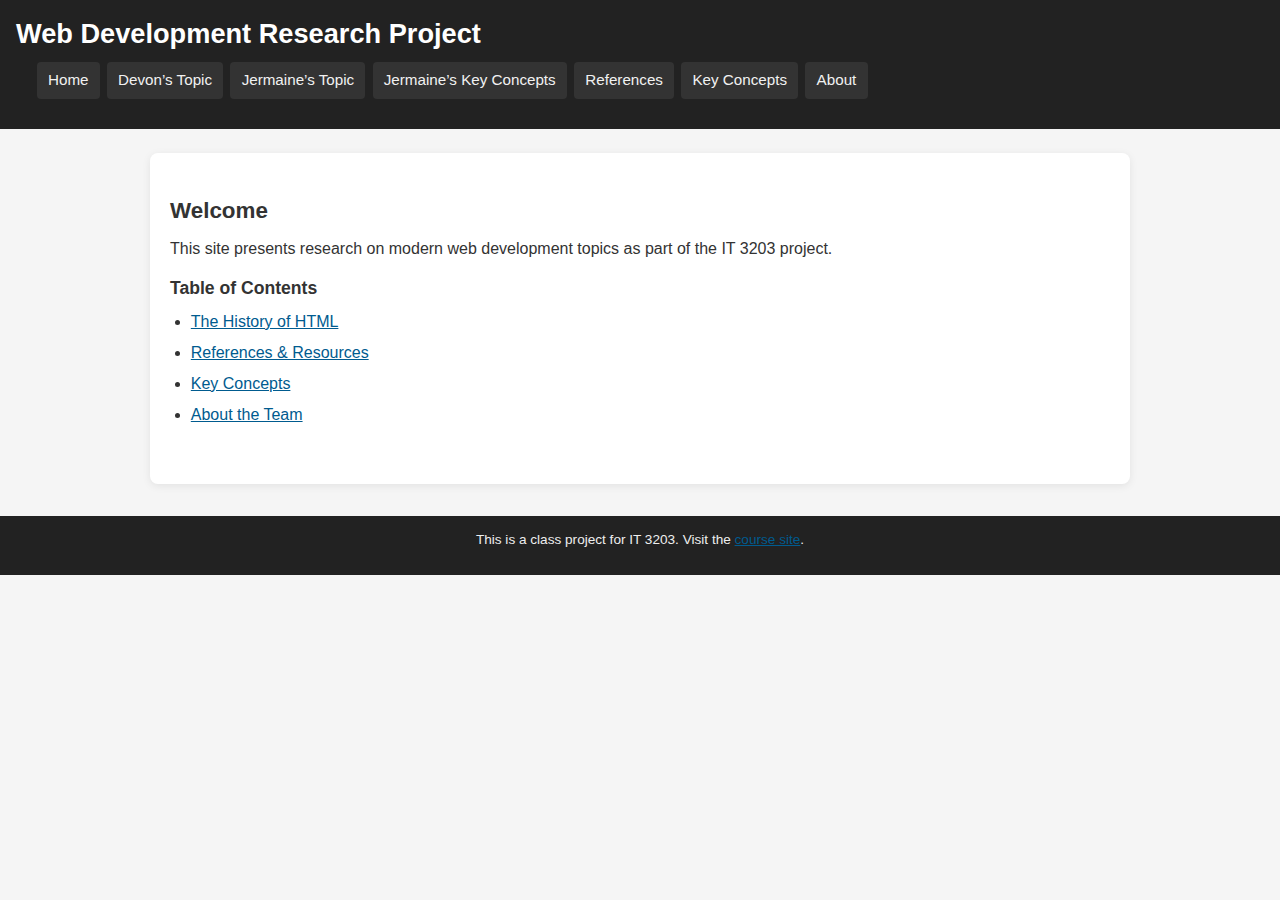
<file: index.html>
<!DOCTYPE html>
<html lang="en">
<head>
  <meta charset="UTF-8">
  <meta name="viewport" content="width=device-width, initial-scale=1.0">
  <title>IT 3203 Project - Homepage</title>
  <link rel="stylesheet" href="style.css">
</head>
<body>
  <header>
    <h1>Web Development Research Project</h1>
    <nav>
      <ul class="menu">
        <li><a href="index.html">Home</a></li>
        <li><a href="topic-devon.html">Devon’s Topic</a></li>
        <li><a href="topic-jermaine.html">Jermaine’s Topic</a></li>
        <li><a href="jermaine-concepts.html">Jermaine’s Key Concepts</a></li>
        <li><a href="references.html">References</a></li>
        <li><a href="concepts.html">Key Concepts</a></li>
        <li><a href="about.html">About</a></li>
      </ul>
    </nav>
  </header>

  <main>
    <h2>Welcome</h2>
    <p>This site presents research on modern web development topics as part of the IT 3203 project.</p>

    <section>
      <h3>Table of Contents</h3>
      <ul>
        <li><a href="topic-devon.html">The History of HTML</a></li>
        <li><a href="references.html">References & Resources</a></li>
        <li><a href="concepts.html">Key Concepts</a></li>
        <li><a href="about.html">About the Team</a></li>
      </ul>
    </section>
  </main>

  <footer>
    <p>This is a class project for IT 3203. Visit the <a href="https://ksuweb.github.io/IT3203/">course site</a>.</p>
  </footer>
</body>
</html>
</file>
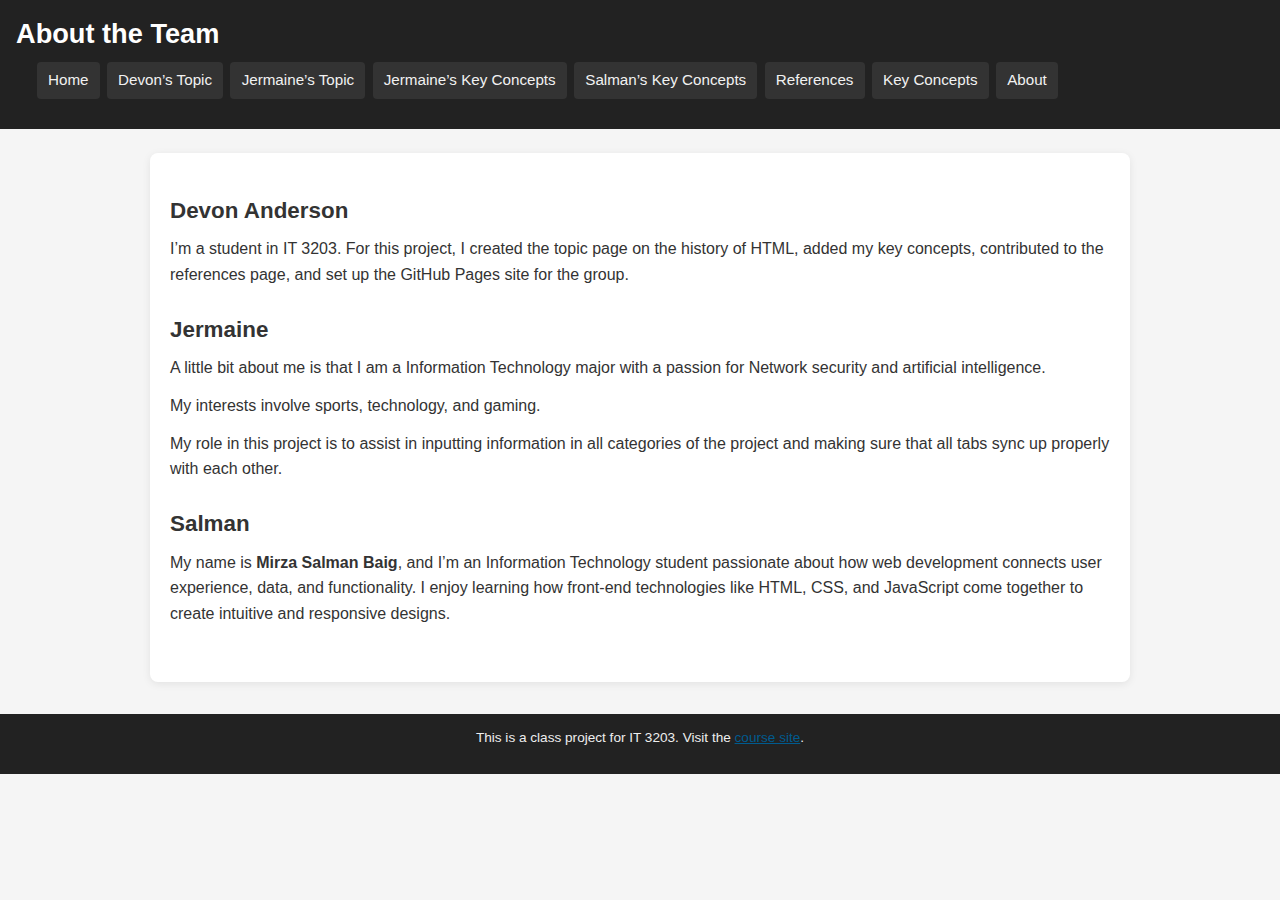
<file: about.html>
<!DOCTYPE html>
<html lang="en">
<head>
  <meta charset="UTF-8">
  <meta name="viewport" content="width=device-width, initial-scale=1.0">
  <title>About the Team</title>
  <link rel="stylesheet" href="style.css">
</head>
<body>
  <header>
    <h1>About the Team</h1>
    <nav>
      <ul class="menu">
        <li><a href="index.html">Home</a></li>
        <li><a href="topic-devon.html">Devon’s Topic</a></li>
        <li><a href="topic-jermaine.html">Jermaine’s Topic</a></li>
        <li><a href="jermaine-concepts.html">Jermaine’s Key Concepts</a></li>
        <li><a href="Salmans-concept.html">Salman’s Key Concepts</a></li>
        <li><a href="references.html">References</a></li>
        <li><a href="concepts.html">Key Concepts</a></li>
        <li><a href="about.html">About</a></li>
      </ul>
    </nav>
  </header>

  <main>
    <!-- Devon's Section -->
    <section>
      <h2>Devon Anderson</h2>
      <p>
        I’m a student in IT 3203. For this project, I created the topic page on the history of HTML, added my key concepts, contributed to the references page, and set up the GitHub Pages site for the group.
      </p>
    </section>

    <!-- Jermaine's Section -->
    <section>
      <h2>Jermaine</h2>
      <p>A little bit about me is that I am a Information Technology major with a passion for Network security and artificial intelligence.</p>
      <p>My interests involve sports, technology, and gaming.</p>
      <p>My role in this project is to assist in inputting information in all categories of the project and making sure that all tabs sync up properly with each other.</p>
    </section>

    <!-- Salman's Section (placeholder or existing content) -->
    <section>
      <h2>Salman</h2>
      <p>My name is <strong>Mirza Salman Baig</strong>, and I’m an Information Technology student passionate about how web development connects user experience, data, and functionality. 
        I enjoy learning how front-end technologies like HTML, CSS, and JavaScript come together to create intuitive and responsive designs.</p>
    </section>
  </main>

  <footer>
    <p>This is a class project for IT 3203. Visit the <a href="https://ksuweb.github.io/IT3203/">course site</a>.</p>
  </footer>
</body>
</html>
</file>
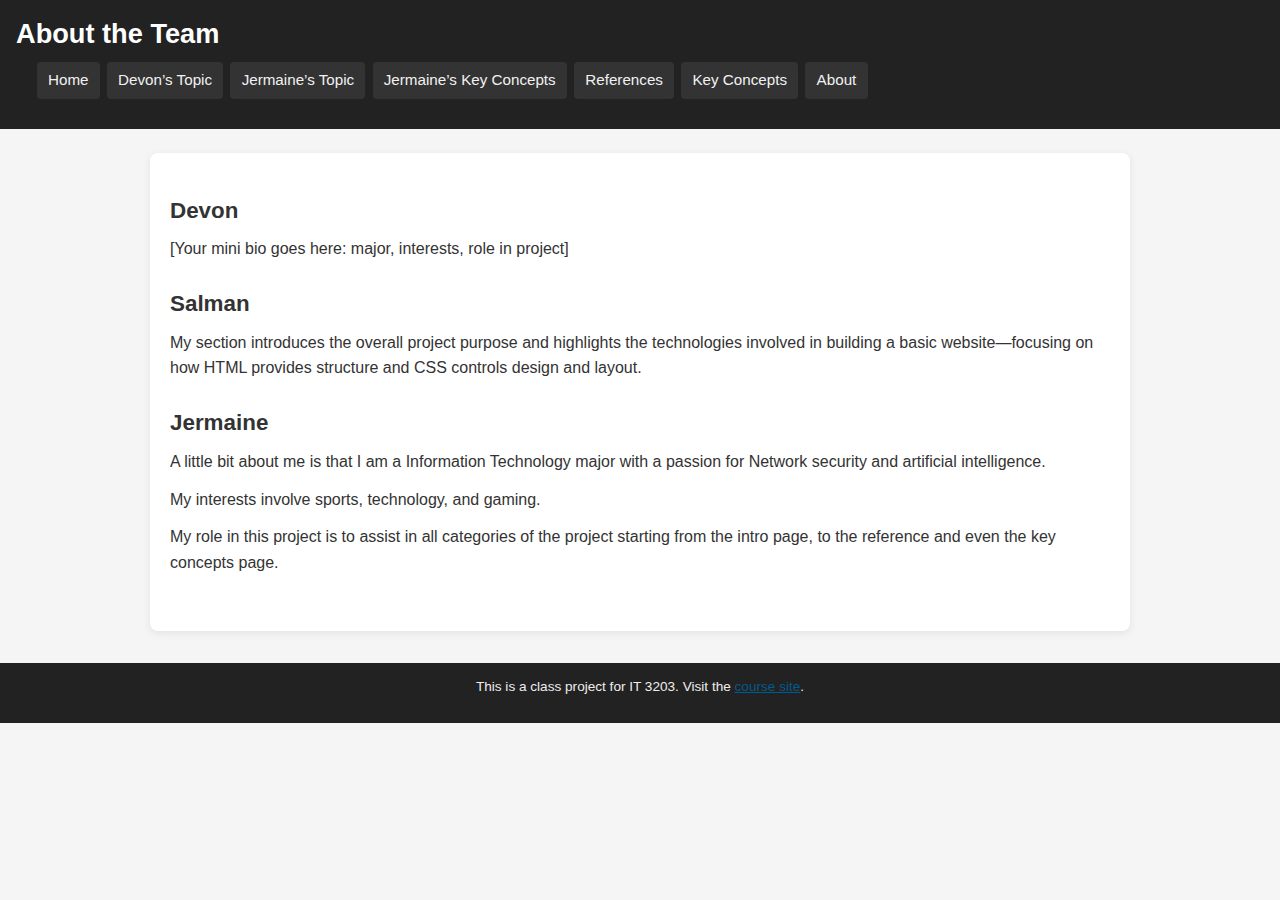
<file: about_jermaine_input.html>
<!DOCTYPE html>
<html lang="en">
<head>
  <meta charset="UTF-8">
  <meta name="viewport" content="width=device-width, initial-scale=1.0">
  <title>About the Team</title>
  <link rel="stylesheet" href="style.css">
</head>
<body>
  <header>
    <h1>About the Team</h1>
    <nav>
      <ul class="menu">
        <li><a href="index.html">Home</a></li>
        <li><a href="topic-devon.html">Devon’s Topic</a></li>
        <li><a href="topic-jermaine.html">Jermaine’s Topic</a></li>
        <li><a href="jermaine-concepts.html">Jermaine’s Key Concepts</a></li>
        <li><a href="references.html">References</a></li>
        <li><a href="concepts.html">Key Concepts</a></li>
        <li><a href="about.html">About</a></li>
      </ul>
    </nav>
  </header>

  <main>
    <section>
      <h2>Devon</h2>
      <p>[Your mini bio goes here: major, interests, role in project]</p>
    </section>

    <section>
      <h2>Salman</h2>
      <p>My section introduces the overall project purpose and highlights the
    technologies involved in building a basic website—focusing on how
    HTML provides structure and CSS controls design and layout.</p>
    </section>

    <section>
      <h2>Jermaine</h2>
      <p>A little bit about me is that I am a Information Technology major with a passion for Network security and artificial intelligence.</p>
      <p>My interests involve sports, technology, and gaming.</p>
      <p>My role in this project is to assist in all categories of the project starting from the intro page, to the reference and even the key concepts page.</p>
    </section>
  </main>

  <footer>
    <p>This is a class project for IT 3203. Visit the <a href="https://ksuweb.github.io/IT3203/">course site</a>.</p>
  </footer>
</body>
</html>
</file>
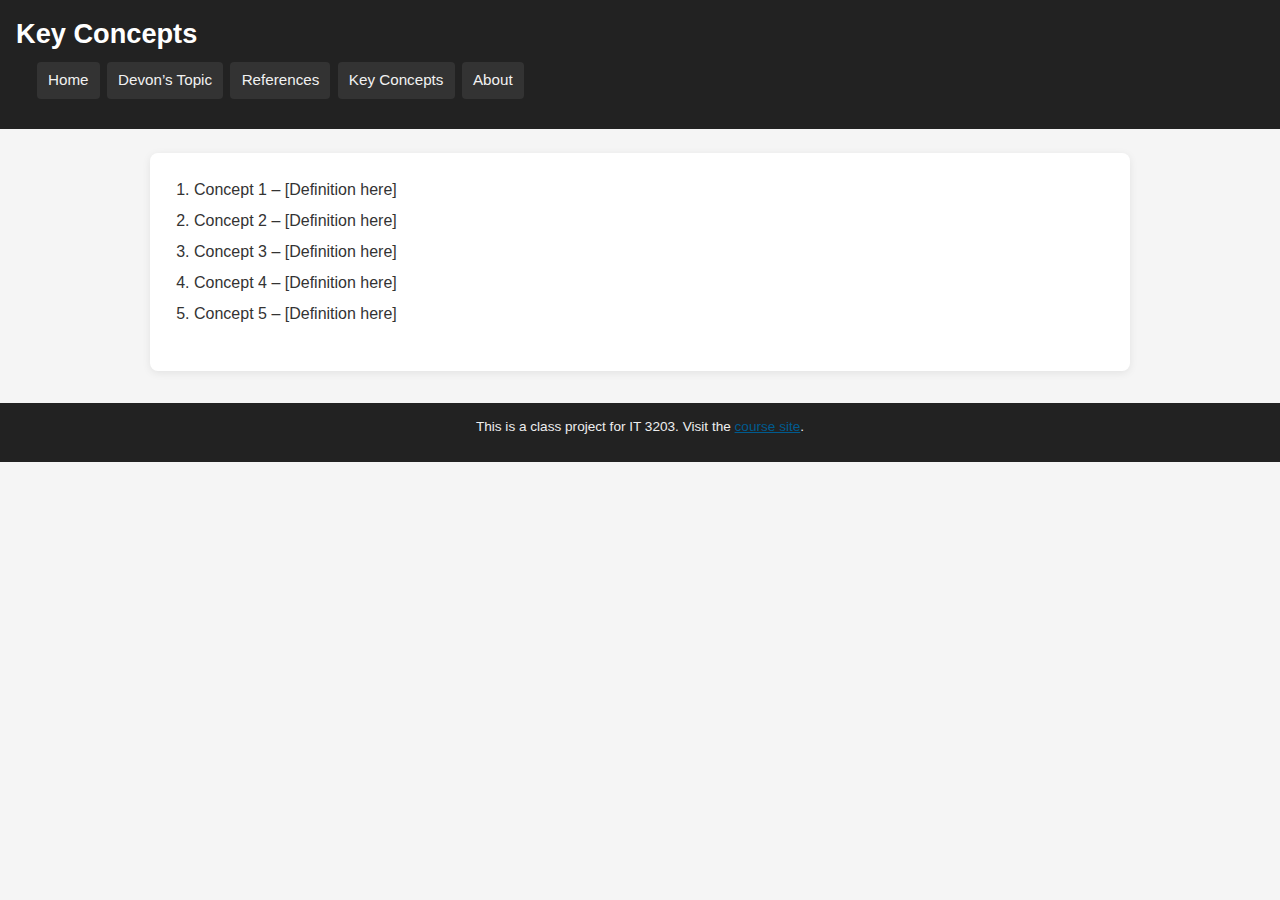
<file: concepts.html>
<!DOCTYPE html>
<html lang="en">
<head>
  <meta charset="UTF-8">
  <meta name="viewport" content="width=device-width, initial-scale=1.0">
  <title>Key Concepts</title>
  <link rel="stylesheet" href="style.css">
</head>
<body>
  <header>
    <h1>Key Concepts</h1>
    <nav>
      <ul class="menu">
        <li><a href="index.html">Home</a></li>
        <li><a href="topic-devon.html">Devon’s Topic</a></li>
        <li><a href="references.html">References</a></li>
        <li><a href="concepts.html">Key Concepts</a></li>
        <li><a href="about.html">About</a></li>
      </ul>
    </nav>
  </header>

  <main>
    <ol>
      <li>Concept 1 – [Definition here]</li>
      <li>Concept 2 – [Definition here]</li>
      <li>Concept 3 – [Definition here]</li>
      <li>Concept 4 – [Definition here]</li>
      <li>Concept 5 – [Definition here]</li>
    </ol>
  </main>

  <footer>
    <p>This is a class project for IT 3203. Visit the <a href="https://ksuweb.github.io/IT3203/">course site</a>.</p>
  </footer>
</body>
</html>
</file>
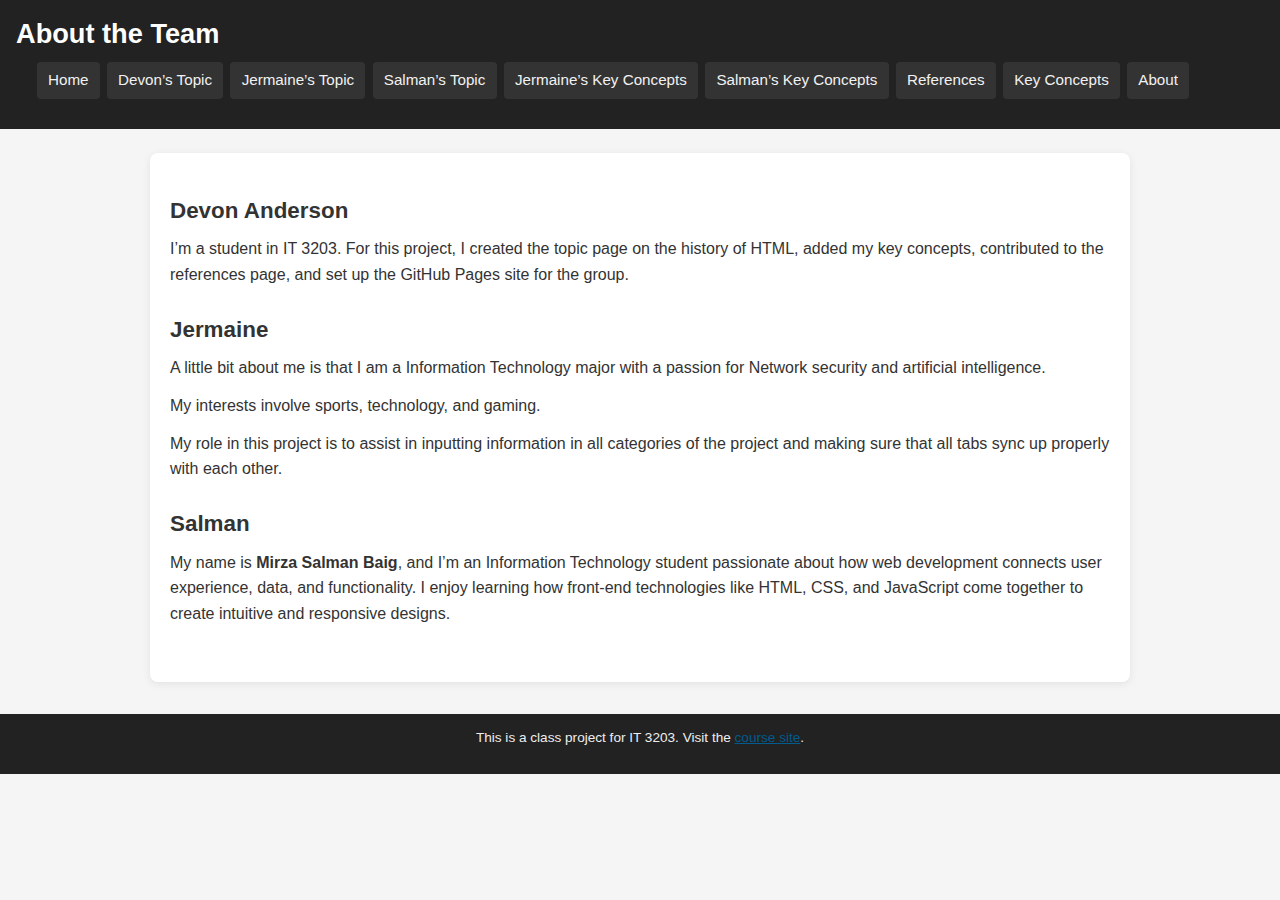
<file: devon-about.html>
<!DOCTYPE html>
<html lang="en">
<head>
  <meta charset="UTF-8">
  <meta name="viewport" content="width=device-width, initial-scale=1.0">
  <title>About the Team</title>
  <link rel="stylesheet" href="style.css">
</head>
<body>
  <header>
    <h1>About the Team</h1>
    <nav>
      <ul class="menu">
        <li><a href="index.html">Home</a></li>
        <li><a href="topic-devon.html">Devon’s Topic</a></li>
        <li><a href="topic-jermaine.html">Jermaine’s Topic</a></li>
        <li><a href="topic-salman.html">Salman’s Topic</a></li>
        <li><a href="jermaine-concepts.html">Jermaine’s Key Concepts</a></li>
        <li><a href="Salmans-concepts.html">Salman’s Key Concepts</a></li>
        <li><a href="references.html">References</a></li>
        <li><a href="concepts.html">Key Concepts</a></li>
        <li><a href="about.html">About</a></li>
      </ul>
    </nav>
  </header>

  <main>
    <!-- Devon's Section -->
    <section>
      <h2>Devon Anderson</h2>
      <p>
        I’m a student in IT 3203. For this project, I created the topic page on the history of HTML, added my key concepts, contributed to the references page, and set up the GitHub Pages site for the group.
      </p>
    </section>

    <!-- Jermaine's Section -->
    <section>
      <h2>Jermaine</h2>
      <p>A little bit about me is that I am a Information Technology major with a passion for Network security and artificial intelligence.</p>
      <p>My interests involve sports, technology, and gaming.</p>
      <p>My role in this project is to assist in inputting information in all categories of the project and making sure that all tabs sync up properly with each other.</p>
    </section>

    <!-- Salman's Section (placeholder or existing content) -->
    <section>
      <h2>Salman</h2>
      <p>My name is <strong>Mirza Salman Baig</strong>, and I’m an Information Technology student passionate about how web development connects user experience, data, and functionality. 
        I enjoy learning how front-end technologies like HTML, CSS, and JavaScript come together to create intuitive and responsive designs.</p>
    </section>
  </main>

  <footer>
    <p>This is a class project for IT 3203. Visit the <a href="https://ksuweb.github.io/IT3203/">course site</a>.</p>
  </footer>
</body>
</html>
</file>
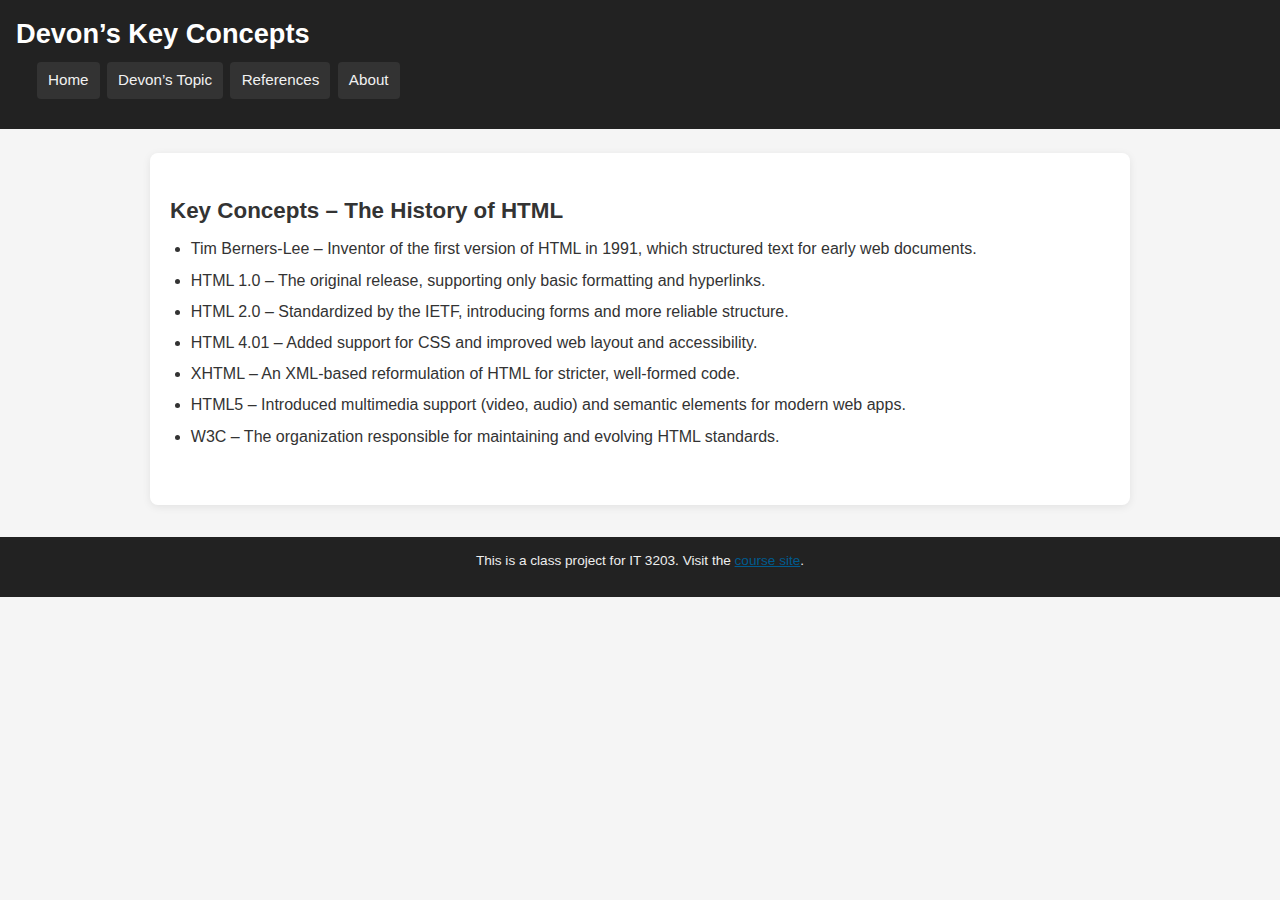
<file: devon-concepts.html>
<!DOCTYPE html>
<html lang="en">
<head>
  <meta charset="UTF-8">
  <meta name="viewport" content="width=device-width, initial-scale=1.0">
  <title>Devon’s Key Concepts</title>
  <link rel="stylesheet" href="style.css">
</head>
<body>
  <header>
    <h1>Devon’s Key Concepts</h1>
    <nav>
      <ul class="menu">
        <li><a href="index.html">Home</a></li>
        <li><a href="topic-devon.html">Devon’s Topic</a></li>
        <li><a href="references.html">References</a></li>
        <li><a href="about.html">About</a></li>
      </ul>
    </nav>
  </header>

  <main>
    <section>
      <h2>Key Concepts – The History of HTML</h2>
      <ul>
        <li>Tim Berners-Lee – Inventor of the first version of HTML in 1991, which structured text for early web documents.</li>
        <li>HTML 1.0 – The original release, supporting only basic formatting and hyperlinks.</li>
        <li>HTML 2.0 – Standardized by the IETF, introducing forms and more reliable structure.</li>
        <li>HTML 4.01 – Added support for CSS and improved web layout and accessibility.</li>
        <li>XHTML – An XML-based reformulation of HTML for stricter, well-formed code.</li>
        <li>HTML5 – Introduced multimedia support (video, audio) and semantic elements for modern web apps.</li>
        <li>W3C – The organization responsible for maintaining and evolving HTML standards.</li>
      </ul>
    </section>
  </main>

  <footer>
    <p>This is a class project for IT 3203. Visit the <a href="https://ksuweb.github.io/IT3203/">course site</a>.</p>
  </footer>
</body>
</html>
</file>
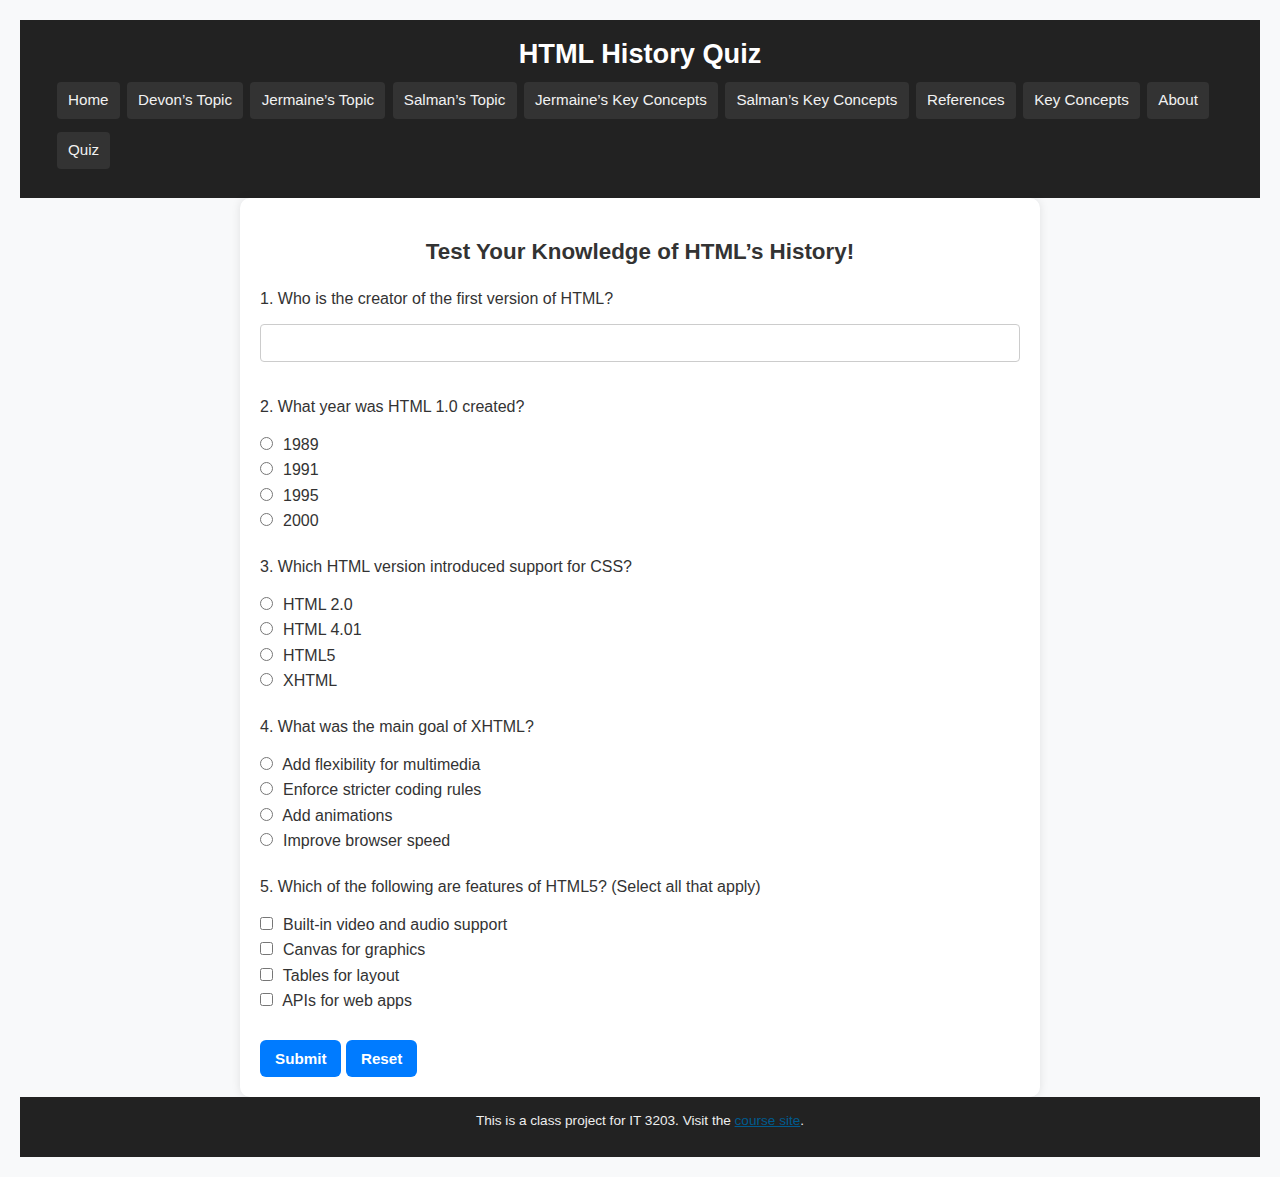
<file: devon-quiz.html>
<!DOCTYPE html>
<html lang="en">
<head>
  <meta charset="UTF-8">
  <meta name="viewport" content="width=device-width, initial-scale=1.0">
  <title>HTML History Quiz</title>
  <link rel="stylesheet" href="style.css">
  <style>
    /* Simple inline quiz styling */
    body { font-family: Arial, sans-serif; margin: 20px; background-color: #f8f9fa; }
    main { max-width: 800px; margin: auto; background: white; padding: 20px; border-radius: 10px; box-shadow: 0 0 10px rgba(0,0,0,0.1); }
    h1, h2 { text-align: center; }
    .question { margin-bottom: 20px; }
    .result { font-weight: bold; margin-top: 10px; }
    .correct { color: green; }
    .incorrect { color: red; }
    button { background: #007bff; color: white; border: none; padding: 10px 15px; border-radius: 6px; cursor: pointer; }
    button:hover { background: #0056b3; }
  </style>
</head>
<body>
  <header>
    <h1>HTML History Quiz</h1>
    <nav>
      <ul class="menu">
        <li><a href="index.html">Home</a></li>
        <li><a href="topic-devon.html">Devon’s Topic</a></li>
        <li><a href="topic-jermaine.html">Jermaine’s Topic</a></li>
        <li><a href="topic-salman.html">Salman’s Topic</a></li>
        <li><a href="jermaine-concepts.html">Jermaine’s Key Concepts</a></li>
        <li><a href="salmans-concepts.html">Salman’s Key Concepts</a></li>
        <li><a href="references.html">References</a></li>
        <li><a href="concepts.html">Key Concepts</a></li>
        <li><a href="about.html">About</a></li>
        <li><a href="quiz.html">Quiz</a></li>
      </ul>
    </nav>
  </header>

  <main>
    <h2>Test Your Knowledge of HTML’s History!</h2>

    <form id="quizForm">
      <!-- Fill-in-the-blank -->
      <div class="question">
        <p>1. Who is the creator of the first version of HTML?</p>
        <input type="text" name="q1">
      </div>

      <!-- Multiple choice -->
      <div class="question">
        <p>2. What year was HTML 1.0 created?</p>
        <label><input type="radio" name="q2" value="1989"> 1989</label><br>
        <label><input type="radio" name="q2" value="1991"> 1991</label><br>
        <label><input type="radio" name="q2" value="1995"> 1995</label><br>
        <label><input type="radio" name="q2" value="2000"> 2000</label>
      </div>

      <div class="question">
        <p>3. Which HTML version introduced support for CSS?</p>
        <label><input type="radio" name="q3" value="HTML2"> HTML 2.0</label><br>
        <label><input type="radio" name="q3" value="HTML4"> HTML 4.01</label><br>
        <label><input type="radio" name="q3" value="HTML5"> HTML5</label><br>
        <label><input type="radio" name="q3" value="XHTML"> XHTML</label>
      </div>

      <div class="question">
        <p>4. What was the main goal of XHTML?</p>
        <label><input type="radio" name="q4" value="flexibility"> Add flexibility for multimedia</label><br>
        <label><input type="radio" name="q4" value="strictness"> Enforce stricter coding rules</label><br>
        <label><input type="radio" name="q4" value="animation"> Add animations</label><br>
        <label><input type="radio" name="q4" value="speed"> Improve browser speed</label>
      </div>

      <!-- Multi-select -->
      <div class="question">
        <p>5. Which of the following are features of HTML5? (Select all that apply)</p>
        <label><input type="checkbox" name="q5" value="video"> Built-in video and audio support</label><br>
        <label><input type="checkbox" name="q5" value="canvas"> Canvas for graphics</label><br>
        <label><input type="checkbox" name="q5" value="tables"> Tables for layout</label><br>
        <label><input type="checkbox" name="q5" value="apis"> APIs for web apps</label>
      </div>

      <button type="button" onclick="gradeQuiz()">Submit</button>
      <button type="reset">Reset</button>
    </form>

    <div id="results"></div>
  </main>

  <footer>
    <p>This is a class project for IT 3203. Visit the <a href="https://ksuweb.github.io/IT3203/">course site</a>.</p>
  </footer>

  <script>
    // Function to grade quiz
    function gradeQuiz() {
      const resultsDiv = document.getElementById('results');
      resultsDiv.innerHTML = ''; // Clear previous results
      let score = 0;

      // Correct answers
      const answers = {
        q1: 'Tim Berners-Lee',
        q2: '1991',
        q3: 'HTML4',
        q4: 'strictness',
        q5: ['video', 'canvas', 'apis']
      };

      // Get user input
      const form = document.forms['quizForm'];
      let feedback = '';

      // Check Question 1
      const q1 = form.q1.value.trim();
      if (q1.toLowerCase() === answers.q1.toLowerCase()) { score++; feedback += `<p class='correct'>1. Correct! (${answers.q1})</p>`; }
      else { feedback += `<p class='incorrect'>1. Incorrect. Correct answer: ${answers.q1}</p>`; }

      // Check Question 2–4
      for (let i = 2; i <= 4; i++) {
        const userAnswer = form[`q${i}`].value;
        if (userAnswer === answers[`q${i}`]) { score++; feedback += `<p class='correct'>${i}. Correct!</p>`; }
        else { feedback += `<p class='incorrect'>${i}. Incorrect.</p>`; }
      }

      // Check Question 5 (multi-select)
      const q5Values = Array.from(form.q5).filter(cb => cb.checked).map(cb => cb.value);
      const correctQ5 = answers.q5;
      const correctCount = q5Values.filter(v => correctQ5.includes(v)).length;
      if (correctCount === correctQ5.length && q5Values.length === correctQ5.length) {
        score++; feedback += `<p class='correct'>5. Correct!</p>`;
      } else {
        feedback += `<p class='incorrect'>5. Incorrect. Correct answers: ${correctQ5.join(', ')}</p>`;
      }

      // Final result
      const total = 5;
      const percent = (score / total) * 100;
      const passFail = percent >= 60 ? 'Pass' : 'Fail';
      const color = percent >= 60 ? 'green' : 'red';
      resultsDiv.innerHTML = `
        <h3 style='color:${color}'>${passFail} – Score: ${score}/${total} (${percent.toFixed(0)}%)</h3>
        ${feedback}
      `;
    }
  </script>
</body>
</html>
</file>
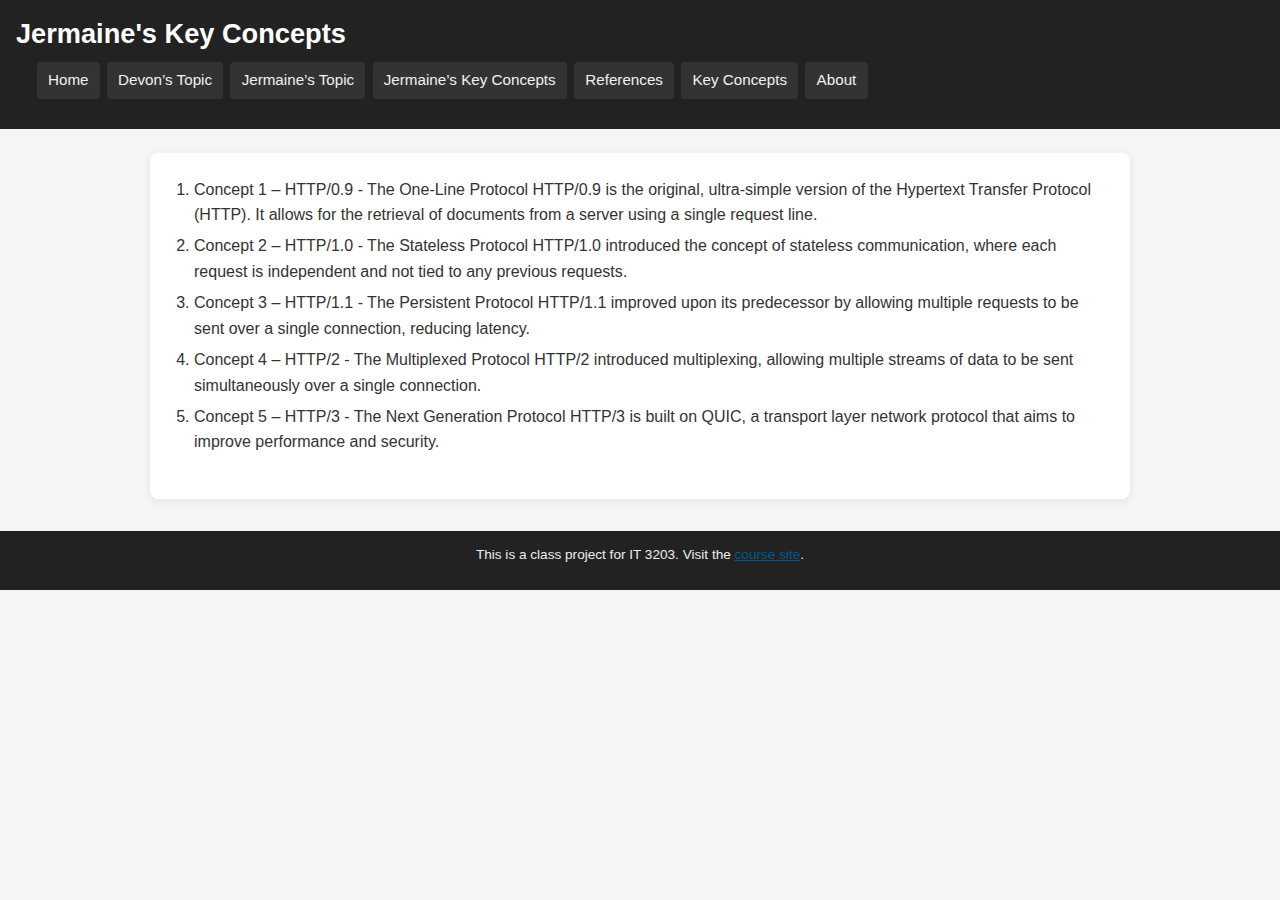
<file: jermaine-concepts.html>
<!DOCTYPE html>
<html lang="en">
<head>
  <meta charset="UTF-8">
  <meta name="viewport" content="width=device-width, initial-scale=1.0">
  <title>Key Concepts</title>
  <link rel="stylesheet" href="style.css">
</head>
<body>
  <header>
    <h1>Jermaine's Key Concepts</h1>
    <nav>
      <ul class="menu">
        <li><a href="index.html">Home</a></li>
        <li><a href="topic-devon.html">Devon’s Topic</a></li>
        <li><a href="topic-jermaine.html">Jermaine’s Topic</a></li>
        <li><a href="jermaine-concepts.html">Jermaine’s Key Concepts</a></li>
        <li><a href="references.html">References</a></li>
        <li><a href="concepts.html">Key Concepts</a></li>
        <li><a href="about.html">About</a></li>
      </ul>
    </nav>
  </header>

  <main>
    <ol>
      <li>Concept 1 – HTTP/0.9 - The One-Line Protocol HTTP/0.9 is the original, ultra-simple version of the Hypertext Transfer Protocol (HTTP). It allows for the retrieval of documents from a server using a single request line.</li>
      <li>Concept 2 – HTTP/1.0 - The Stateless Protocol HTTP/1.0 introduced the concept of stateless communication, where each request is independent and not tied to any previous requests.</li>
      <li>Concept 3 – HTTP/1.1 - The Persistent Protocol HTTP/1.1 improved upon its predecessor by allowing multiple requests to be sent over a single connection, reducing latency.</li>
      <li>Concept 4 – HTTP/2 - The Multiplexed Protocol HTTP/2 introduced multiplexing, allowing multiple streams of data to be sent simultaneously over a single connection.</li>
      <li>Concept 5 – HTTP/3 - The Next Generation Protocol HTTP/3 is built on QUIC, a transport layer network protocol that aims to improve performance and security.</li>
    </ol>
  </main>

  <footer>
    <p>This is a class project for IT 3203. Visit the <a href="https://ksuweb.github.io/IT3203/">course site</a>.</p>
  </footer>
</body>
</html>
</file>
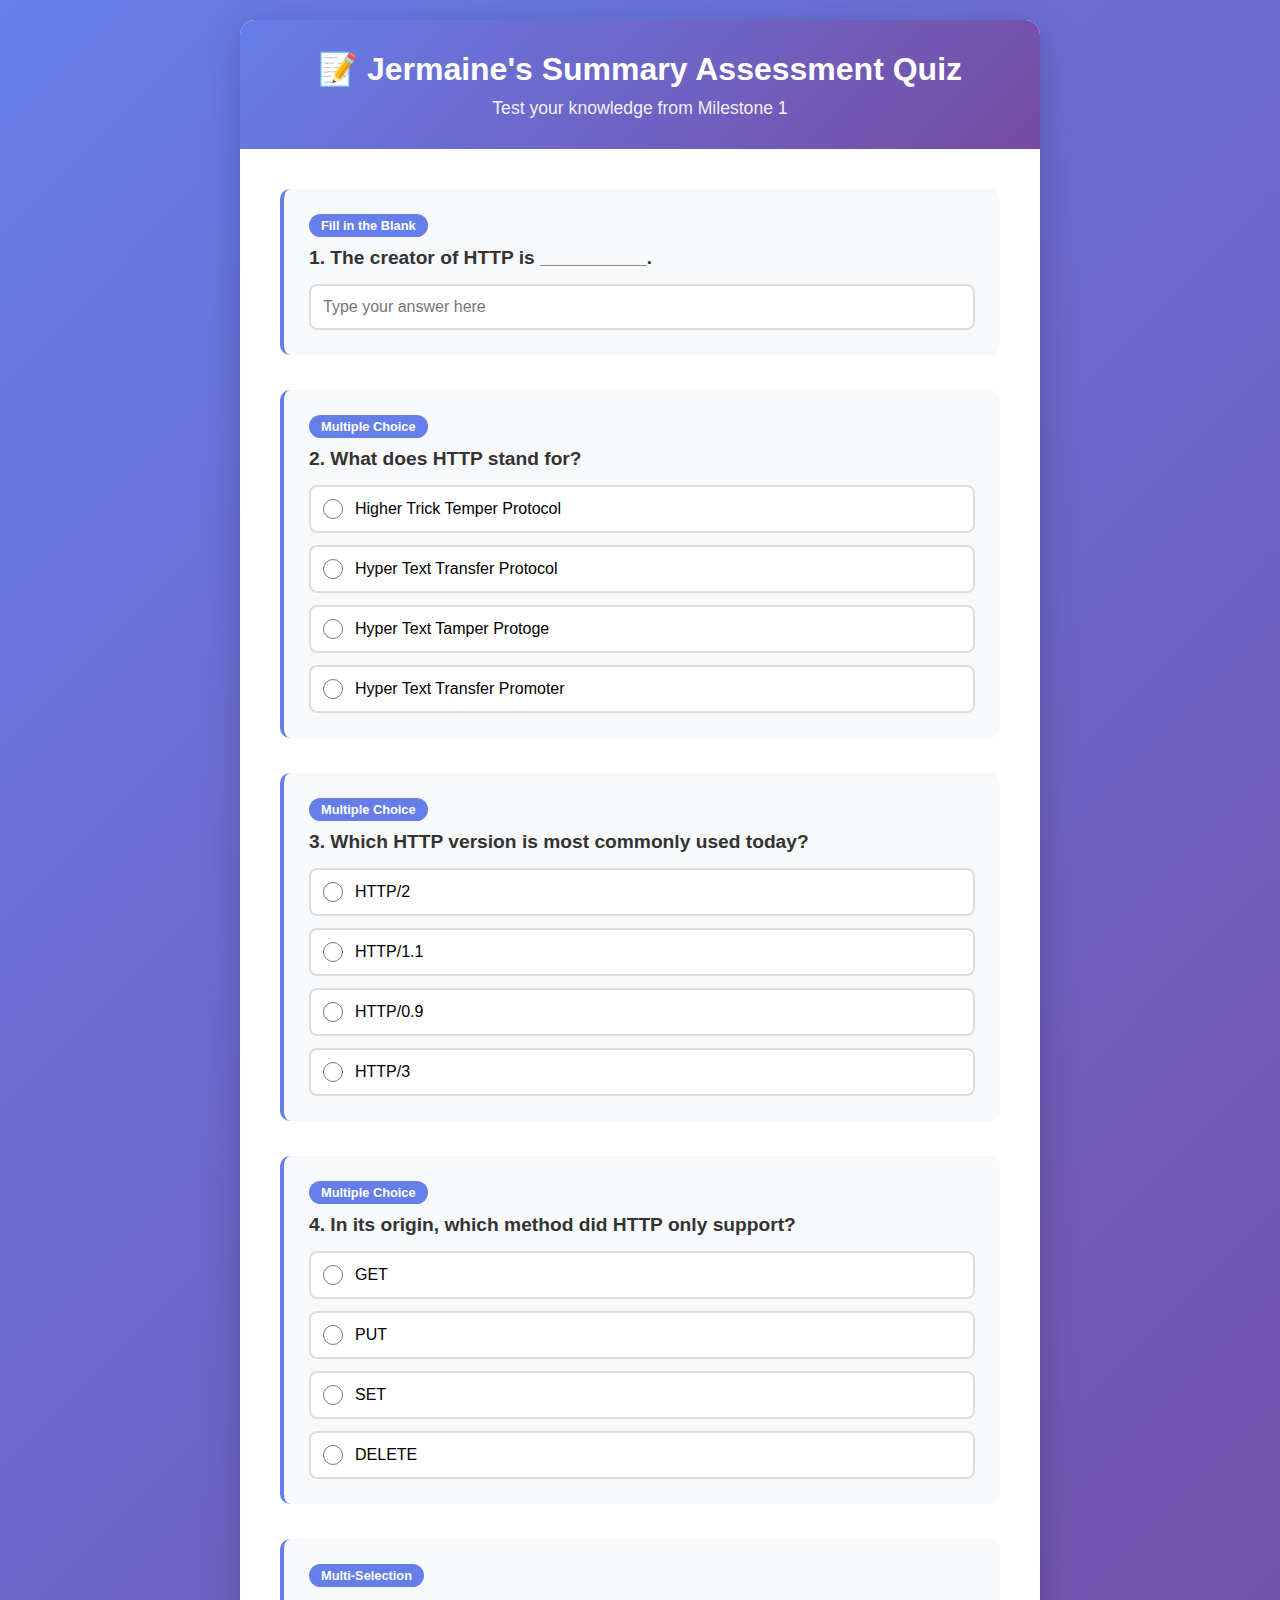
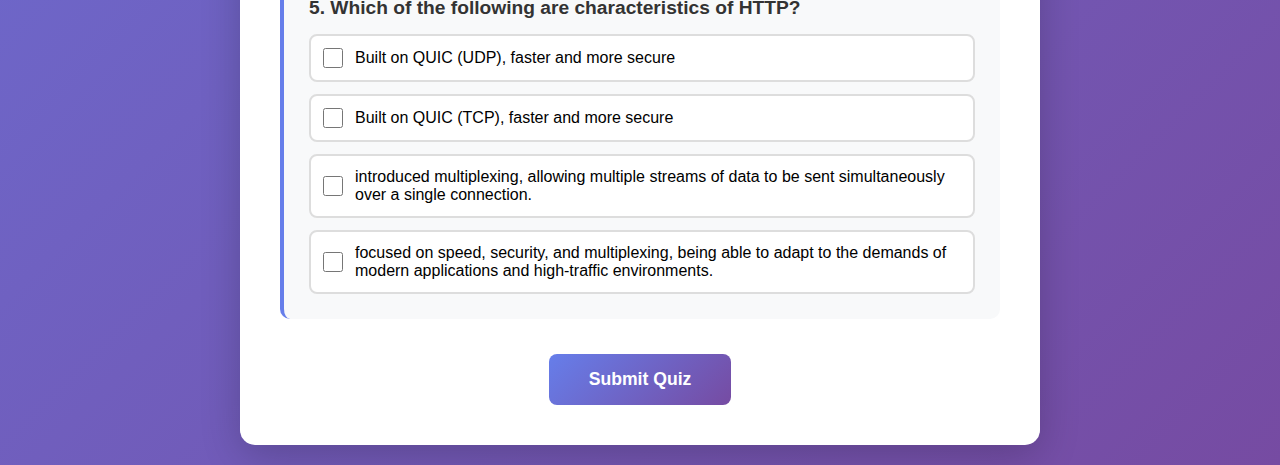
<file: jermaine-quiz.html>
<!DOCTYPE html>
<html lang="en">
<head>
    <meta charset="UTF-8">
    <meta name="viewport" content="width=device-width, initial-scale=1.0">
    <title>Self-Assessment Quiz</title>
    <style>
        * {
            margin: 0;
            padding: 0;
            box-sizing: border-box;
        }

        body {
            font-family: 'Segoe UI', Tahoma, Geneva, Verdana, sans-serif;
            background: linear-gradient(135deg, #667eea 0%, #764ba2 100%);
            min-height: 100vh;
            padding: 20px;
        }

        .container {
            max-width: 800px;
            margin: 0 auto;
            background: white;
            border-radius: 15px;
            box-shadow: 0 10px 40px rgba(0, 0, 0, 0.2);
            overflow: hidden;
        }

        .header {
            background: linear-gradient(135deg, #667eea 0%, #764ba2 100%);
            color: white;
            padding: 30px;
            text-align: center;
        }

        .header h1 {
            font-size: 2em;
            margin-bottom: 10px;
        }

        .header p {
            font-size: 1.1em;
            opacity: 0.9;
        }

        .quiz-form {
            padding: 40px;
        }

        .question-block {
            margin-bottom: 35px;
            padding: 25px;
            background: #f8f9fa;
            border-radius: 10px;
            border-left: 4px solid #667eea;
        }

        .question-block h3 {
            color: #333;
            margin-bottom: 15px;
            font-size: 1.2em;
        }

        .question-type {
            display: inline-block;
            background: #667eea;
            color: white;
            padding: 4px 12px;
            border-radius: 20px;
            font-size: 0.8em;
            margin-bottom: 10px;
            font-weight: 600;
        }

        input[type="text"] {
            width: 100%;
            padding: 12px;
            border: 2px solid #ddd;
            border-radius: 8px;
            font-size: 1em;
            transition: border-color 0.3s;
        }

        input[type="text"]:focus {
            outline: none;
            border-color: #667eea;
        }

        .radio-group, .checkbox-group {
            display: flex;
            flex-direction: column;
            gap: 12px;
        }

        .option {
            display: flex;
            align-items: center;
            padding: 12px;
            background: white;
            border: 2px solid #ddd;
            border-radius: 8px;
            cursor: pointer;
            transition: all 0.3s;
        }

        .option:hover {
            border-color: #667eea;
            background: #f0f4ff;
        }

        .option input[type="radio"],
        .option input[type="checkbox"] {
            margin-right: 12px;
            width: 20px;
            height: 20px;
            cursor: pointer;
        }

        .option label {
            cursor: pointer;
            flex: 1;
            font-size: 1em;
        }

        .button-group {
            display: flex;
            gap: 15px;
            justify-content: center;
            margin-top: 30px;
        }

        button {
            padding: 15px 40px;
            font-size: 1.1em;
            border: none;
            border-radius: 8px;
            cursor: pointer;
            font-weight: 600;
            transition: all 0.3s;
        }

        .submit-btn {
            background: linear-gradient(135deg, #667eea 0%, #764ba2 100%);
            color: white;
        }

        .submit-btn:hover {
            transform: translateY(-2px);
            box-shadow: 0 5px 20px rgba(102, 126, 234, 0.4);
        }

        .reset-btn {
            background: #6c757d;
            color: white;
            display: none;
        }

        .reset-btn:hover {
            background: #5a6268;
        }

        .results {
            display: none;
            padding: 30px;
            background: #f8f9fa;
            border-radius: 10px;
            margin-top: 30px;
        }

        .results.show {
            display: block;
        }

        .overall-result {
            text-align: center;
            padding: 25px;
            border-radius: 10px;
            margin-bottom: 25px;
            font-size: 1.3em;
            font-weight: 600;
        }

        .pass {
            background: #d4edda;
            color: #155724;
            border: 2px solid #c3e6cb;
        }

        .fail {
            background: #f8d7da;
            color: #721c24;
            border: 2px solid #f5c6cb;
        }

        .score-display {
            text-align: center;
            font-size: 2.5em;
            font-weight: bold;
            color: #667eea;
            margin: 20px 0;
        }

        .question-result {
            padding: 20px;
            margin-bottom: 15px;
            background: white;
            border-radius: 8px;
            border-left: 4px solid #ddd;
        }

        .question-result.correct {
            border-left-color: #28a745;
            background: #f0fff4;
        }

        .question-result.incorrect {
            border-left-color: #dc3545;
            background: #fff5f5;
        }

        .result-header {
            display: flex;
            justify-content: space-between;
            align-items: center;
            margin-bottom: 10px;
        }

        .result-status {
            padding: 5px 15px;
            border-radius: 20px;
            font-weight: 600;
            font-size: 0.9em;
        }

        .correct-status {
            background: #28a745;
            color: white;
        }

        .incorrect-status {
            background: #dc3545;
            color: white;
        }

        .answer-info {
            margin-top: 10px;
            padding: 10px;
            background: rgba(0, 0, 0, 0.03);
            border-radius: 5px;
            font-size: 0.95em;
        }

        .your-answer {
            color: #333;
            margin-bottom: 5px;
        }

        .correct-answer {
            color: #28a745;
            font-weight: 600;
        }

        @media (max-width: 600px) {
            .quiz-form {
                padding: 20px;
            }

            .header h1 {
                font-size: 1.5em;
            }

            .button-group {
                flex-direction: column;
            }
        }
    </style>
</head>
<body>
    <div class="container">
        <div class="header">
            <h1>📝 Jermaine's Summary Assessment Quiz</h1>
            <p>Test your knowledge from Milestone 1</p>
        </div>

        <div class="quiz-form">
            <form id="quizForm">
                <!-- Question 1: Fill in the blank -->
                <div class="question-block">
                    <span class="question-type">Fill in the Blank</span>
                    <h3>1. The creator of HTTP is __________.</h3>
                    <input type="text" id="q1" name="q1" placeholder="Type your answer here" required>
                </div>

                <!-- Question 2: Multiple choice -->
                <div class="question-block">
                    <span class="question-type">Multiple Choice</span>
                    <h3>2. What does HTTP stand for?</h3>
                    <div class="radio-group">
                        <div class="option">
                            <input type="radio" id="q2a" name="q2" value="a" required>
                            <label for="q2a">Higher Trick Temper Protocol</label>
                        </div>
                        <div class="option">
                            <input type="radio" id="q2b" name="q2" value="b">
                            <label for="q2b">Hyper Text Transfer Protocol</label>
                        </div>
                        <div class="option">
                            <input type="radio" id="q2c" name="q2" value="c">
                            <label for="q2c">Hyper Text Tamper Protoge</label>
                        </div>
                        <div class="option">
                            <input type="radio" id="q2d" name="q2" value="d">
                            <label for="q2d">Hyper Text Transfer Promoter</label>
                        </div>
                    </div>
                </div>

                <!-- Question 3: Multiple choice -->
                 <div class="question-block">
                    <span class="question-type">Multiple Choice</span>
                    <h3>3. Which HTTP version is most commonly used today?</h3>
                    <div class="radio-group">
                        <div class="option">
                            <input type="radio" id="q3a" name="q3" value="a" required>
                            <label for="q3a">HTTP/2</label>
                        </div>
                        <div class="option">
                            <input type="radio" id="q3b" name="q3" value="b">
                            <label for="q3b">HTTP/1.1</label>
                        </div>
                        <div class="option">
                            <input type="radio" id="q3c" name="q3" value="c">
                            <label for="q3c">HTTP/0.9</label>
                        </div>
                        <div class="option">
                            <input type="radio" id="q3d" name="q3" value="d">
                            <label for="q3d">HTTP/3</label>
                        </div>
                    </div>
                </div>

                <!-- Question 4: Multiple choice -->
                <div class="question-block">
                    <span class="question-type">Multiple Choice</span>
                    <h3>4. In its origin, which method did HTTP only support?</h3>
                    <div class="radio-group">
                        <div class="option">
                            <input type="radio" id="q4a" name="q4" value="a" required>
                            <label for="q4a">GET</label>
                        </div>
                        <div class="option">
                            <input type="radio" id="q4b" name="q4" value="b">
                            <label for="q4b">PUT</label>
                        </div>
                        <div class="option">
                            <input type="radio" id="q4c" name="q4" value="c">
                            <label for="q4c">SET</label>
                        </div>
                        <div class="option">
                            <input type="radio" id="q4d" name="q4" value="d">
                            <label for="q4d">DELETE</label>
                        </div>
                    </div>
                </div>

                <!-- Question 5: Multi-selection -->
                <div class="question-block">
                    <span class="question-type">Multi-Selection</span>
                    <h3>5. Which of the following are characteristics of HTTP?</h3>
                    <div class="checkbox-group">
                        <div class="option">
                            <input type="checkbox" id="q5a" name="q5" value="a">
                            <label for="q5a"> Built on QUIC (UDP), faster and more secure</label>
                        </div>
                        <div class="option">
                            <input type="checkbox" id="q5b" name="q5" value="b">
                            <label for="q5b">Built on QUIC (TCP), faster and more secure</label>
                        </div>
                        <div class="option">
                            <input type="checkbox" id="q5c" name="q5" value="c">
                            <label for="q5c"> introduced multiplexing, allowing multiple streams of data to be sent simultaneously over a single connection.</label>
                        </div>
                        <div class="option">
                            <input type="checkbox" id="q5d" name="q5" value="d">
                            <label for="q5d">focused on speed, security, and multiplexing, being able to adapt to the demands of modern applications and high-traffic environments.</label>
                        </div>
                    </div>
                </div>

                <div class="button-group">
                    <button type="submit" class="submit-btn">Submit Quiz</button>
                    <button type="button" class="reset-btn" id="resetBtn">Retake Quiz</button>
                </div>
            </form>

            <div class="results" id="results"></div>
        </div>
    </div>

    <script>
        const correctAnswers = {
            q1: 'tim berners-lee',
            q2: 'b',
            q3: 'd',
            q4: 'a',
            q5: ['a', 'c', 'd']
        };

        const questions = {
            q1: 'The creator of HTTP is __________.',
            q2: 'What does HTTP stand for?',
            q3: 'Which HTTP version is most commonly used today?',
            q4: 'In its origin, which method did HTTP only support?',
            q5: 'Which of the following are characteristics of HTTP?'
        };

        const answerTexts = {
            q1: 'tim berners-lee',
            q2: 'Hyper Text Transfer Protocol',
            q3: 'HTTP/3',
            q4: 'GET',
            q5: 'Built on QUIC (UDP), faster and more secure, introduced multiplexing, allowing multiple streams of data to be sent simultaneously over a single connection., focused on speed, security, and multiplexing, being able to adapt to the demands of modern applications and high-traffic environments.'
        };

        const form = document.getElementById('quizForm');
        const resultsDiv = document.getElementById('results');
        const resetBtn = document.getElementById('resetBtn');

        form.addEventListener('submit', function(e) {
            e.preventDefault();
            
            let score = 0;
            let totalQuestions = 5;
            let resultsHTML = '';
            let questionResults = [];

            // Question 1: Fill in the blank
            const q1Answer = document.getElementById('q1').value.trim().toLowerCase();
            const q1Correct = q1Answer === correctAnswers.q1;
            if (q1Correct) score++;
            questionResults.push({
                num: 1,
                correct: q1Correct,
                userAnswer: document.getElementById('q1').value.trim() || 'No answer',
                correctAnswer: answerTexts.q1
            });

            // Question 2: Multiple choice
            const q2Answer = document.querySelector('input[name="q2"]:checked')?.value;
            const q2Correct = q2Answer === correctAnswers.q2;
            if (q2Correct) score++;
            questionResults.push({
                num: 2,
                correct: q2Correct,
                userAnswer: getAnswerText('q2', q2Answer),
                correctAnswer: answerTexts.q2
            });

            // Question 3: Multiple choice
            const q3Answer = document.querySelector('input[name="q3"]:checked')?.value;
            const q3Correct = q3Answer === correctAnswers.q3;
            if (q3Correct) score++;
            questionResults.push({
                num: 3,
                correct: q3Correct,
                userAnswer: getAnswerText('q3', q3Answer),
                correctAnswer: answerTexts.q3
            });

            // Question 4: Multiple choice
            const q4Answer = document.querySelector('input[name="q4"]:checked')?.value;
            const q4Correct = q4Answer === correctAnswers.q4;
            if (q4Correct) score++;
            questionResults.push({
                num: 4,
                correct: q4Correct,
                userAnswer: getAnswerText('q4', q4Answer),
                correctAnswer: answerTexts.q4
            });

            // Question 5: Multi-selection
            const q5Answers = Array.from(document.querySelectorAll('input[name="q5"]:checked')).map(cb => cb.value);
            const q5Correct = arraysEqual(q5Answers.sort(), correctAnswers.q5.sort());
            if (q5Correct) score++;
            questionResults.push({
                num: 5,
                correct: q5Correct,
                userAnswer: q5Answers.length > 0 ? getMultiAnswerText('q5', q5Answers) : 'No answer',
                correctAnswer: answerTexts.q5
            });

            // Calculate percentage
            const percentage = Math.round((score / totalQuestions) * 100);
            const passed = percentage >= 60;

            // Build results HTML
            resultsHTML = `
                <div class="overall-result ${passed ? 'pass' : 'fail'}">
                    ${passed ? '✅ Congratulations! You Passed!' : '❌ You Need More Study'}
                </div>
                <div class="score-display">${score}/${totalQuestions} (${percentage}%)</div>
            `;

            questionResults.forEach(result => {
                resultsHTML += `
                    <div class="question-result ${result.correct ? 'correct' : 'incorrect'}">
                        <div class="result-header">
                            <strong>Question ${result.num}</strong>
                            <span class="result-status ${result.correct ? 'correct-status' : 'incorrect-status'}">
                                ${result.correct ? '✓ Correct' : '✗ Incorrect'}
                            </span>
                        </div>
                        <div class="answer-info">
                            <div class="your-answer"><strong>Your answer:</strong> ${result.userAnswer}</div>
                            ${!result.correct ? `<div class="correct-answer"><strong>Correct answer:</strong> ${result.correctAnswer}</div>` : ''}
                        </div>
                    </div>
                `;
            });

            resultsDiv.innerHTML = resultsHTML;
            resultsDiv.classList.add('show');
            resetBtn.style.display = 'inline-block';
            
            // Scroll to results
            resultsDiv.scrollIntoView({ behavior: 'smooth', block: 'nearest' });
        });

        resetBtn.addEventListener('click', function() {
            form.reset();
            resultsDiv.classList.remove('show');
            resultsDiv.innerHTML = '';
            resetBtn.style.display = 'none';
            window.scrollTo({ top: 0, behavior: 'smooth' });
        });

        function getAnswerText(questionName, value) {
            if (!value) return 'No answer';
            const label = document.querySelector(`label[for="${questionName}${value}"]`);
            return label ? label.textContent : 'No answer';
        }

        function getMultiAnswerText(questionName, values) {
            return values.map(v => {
                const label = document.querySelector(`label[for="${questionName}${v}"]`);
                return label ? label.textContent : '';
            }).join(', ');
        }

        function arraysEqual(a, b) {
            if (a.length !== b.length) return false;
            for (let i = 0; i < a.length; i++) {
                if (a[i] !== b[i]) return false;
            }
            return true;
        }
    </script>
</body>
</html>
</file>
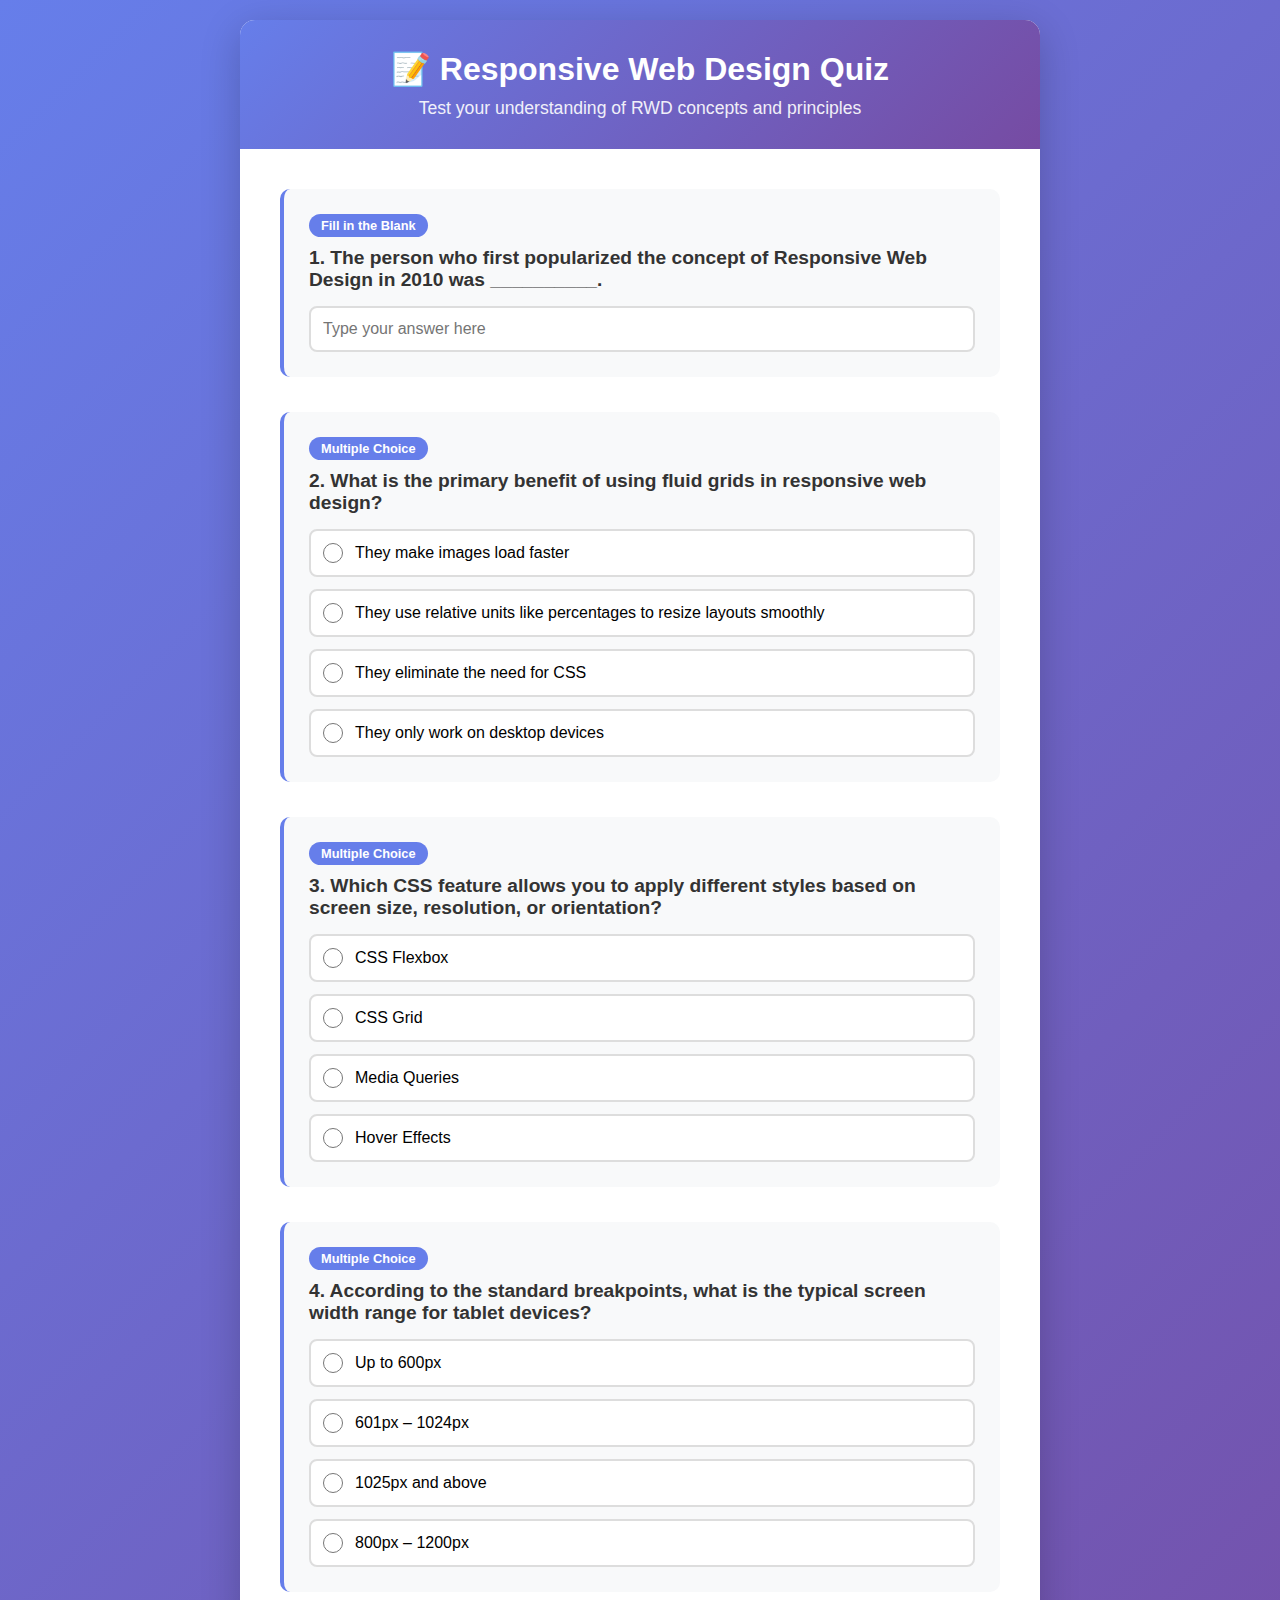
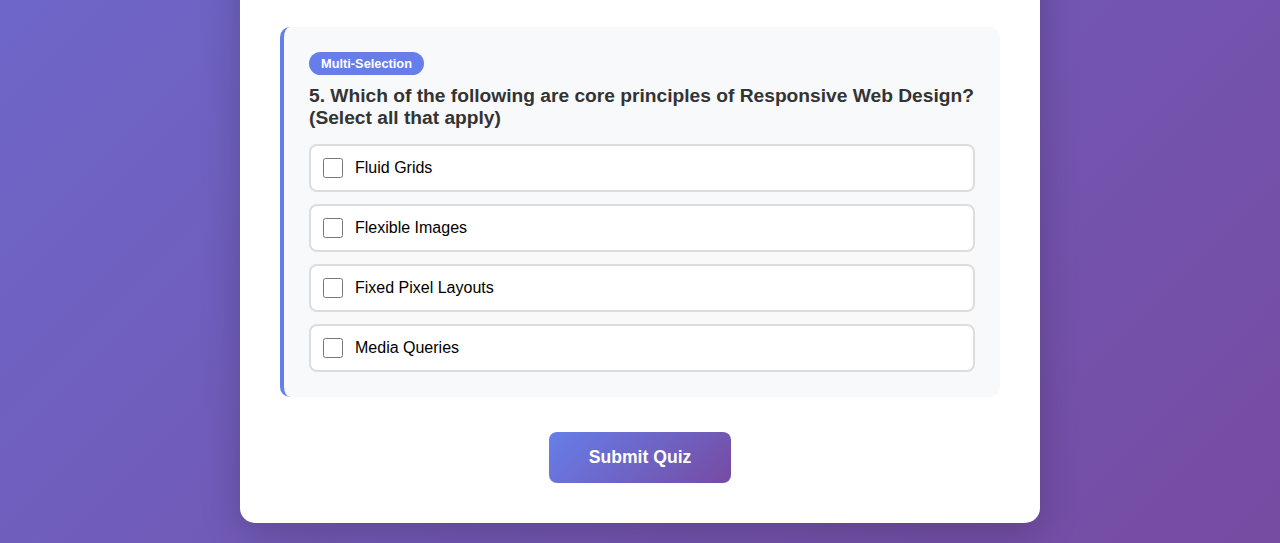
<file: quiz.html>
<!DOCTYPE html>
<html lang="en">
<head>
    <meta charset="UTF-8">
    <meta name="viewport" content="width=device-width, initial-scale=1.0">
    <title>Self-Assessment Quiz</title>
    <style>
        * {
            margin: 0;
            padding: 0;
            box-sizing: border-box;
        }

        body {
            font-family: 'Segoe UI', Tahoma, Geneva, Verdana, sans-serif;
            background: linear-gradient(135deg, #667eea 0%, #764ba2 100%);
            min-height: 100vh;
            padding: 20px;
        }

        .container {
            max-width: 800px;
            margin: 0 auto;
            background: white;
            border-radius: 15px;
            box-shadow: 0 10px 40px rgba(0, 0, 0, 0.2);
            overflow: hidden;
        }

        .header {
            background: linear-gradient(135deg, #667eea 0%, #764ba2 100%);
            color: white;
            padding: 30px;
            text-align: center;
        }

        .header h1 {
            font-size: 2em;
            margin-bottom: 10px;
        }

        .header p {
            font-size: 1.1em;
            opacity: 0.9;
        }

        .quiz-form {
            padding: 40px;
        }

        .question-block {
            margin-bottom: 35px;
            padding: 25px;
            background: #f8f9fa;
            border-radius: 10px;
            border-left: 4px solid #667eea;
        }

        .question-block h3 {
            color: #333;
            margin-bottom: 15px;
            font-size: 1.2em;
        }

        .question-type {
            display: inline-block;
            background: #667eea;
            color: white;
            padding: 4px 12px;
            border-radius: 20px;
            font-size: 0.8em;
            margin-bottom: 10px;
            font-weight: 600;
        }

        input[type="text"] {
            width: 100%;
            padding: 12px;
            border: 2px solid #ddd;
            border-radius: 8px;
            font-size: 1em;
            transition: border-color 0.3s;
        }

        input[type="text"]:focus {
            outline: none;
            border-color: #667eea;
        }

        .radio-group, .checkbox-group {
            display: flex;
            flex-direction: column;
            gap: 12px;
        }

        .option {
            display: flex;
            align-items: center;
            padding: 12px;
            background: white;
            border: 2px solid #ddd;
            border-radius: 8px;
            cursor: pointer;
            transition: all 0.3s;
        }

        .option:hover {
            border-color: #667eea;
            background: #f0f4ff;
        }

        .option input[type="radio"],
        .option input[type="checkbox"] {
            margin-right: 12px;
            width: 20px;
            height: 20px;
            cursor: pointer;
        }

        .option label {
            cursor: pointer;
            flex: 1;
            font-size: 1em;
        }

        .button-group {
            display: flex;
            gap: 15px;
            justify-content: center;
            margin-top: 30px;
        }

        button {
            padding: 15px 40px;
            font-size: 1.1em;
            border: none;
            border-radius: 8px;
            cursor: pointer;
            font-weight: 600;
            transition: all 0.3s;
        }

        .submit-btn {
            background: linear-gradient(135deg, #667eea 0%, #764ba2 100%);
            color: white;
        }

        .submit-btn:hover {
            transform: translateY(-2px);
            box-shadow: 0 5px 20px rgba(102, 126, 234, 0.4);
        }

        .reset-btn {
            background: #6c757d;
            color: white;
            display: none;
        }

        .reset-btn:hover {
            background: #5a6268;
        }

        .results {
            display: none;
            padding: 30px;
            background: #f8f9fa;
            border-radius: 10px;
            margin-top: 30px;
        }

        .results.show {
            display: block;
        }

        .overall-result {
            text-align: center;
            padding: 25px;
            border-radius: 10px;
            margin-bottom: 25px;
            font-size: 1.3em;
            font-weight: 600;
        }

        .pass {
            background: #d4edda;
            color: #155724;
            border: 2px solid #c3e6cb;
        }

        .fail {
            background: #f8d7da;
            color: #721c24;
            border: 2px solid #f5c6cb;
        }

        .score-display {
            text-align: center;
            font-size: 2.5em;
            font-weight: bold;
            color: #667eea;
            margin: 20px 0;
        }

        .question-result {
            padding: 20px;
            margin-bottom: 15px;
            background: white;
            border-radius: 8px;
            border-left: 4px solid #ddd;
        }

        .question-result.correct {
            border-left-color: #28a745;
            background: #f0fff4;
        }

        .question-result.incorrect {
            border-left-color: #dc3545;
            background: #fff5f5;
        }

        .result-header {
            display: flex;
            justify-content: space-between;
            align-items: center;
            margin-bottom: 10px;
        }

        .result-status {
            padding: 5px 15px;
            border-radius: 20px;
            font-weight: 600;
            font-size: 0.9em;
        }

        .correct-status {
            background: #28a745;
            color: white;
        }

        .incorrect-status {
            background: #dc3545;
            color: white;
        }

        .answer-info {
            margin-top: 10px;
            padding: 10px;
            background: rgba(0, 0, 0, 0.03);
            border-radius: 5px;
            font-size: 0.95em;
        }

        .your-answer {
            color: #333;
            margin-bottom: 5px;
        }

        .correct-answer {
            color: #28a745;
            font-weight: 600;
        }

        @media (max-width: 600px) {
            .quiz-form {
                padding: 20px;
            }

            .header h1 {
                font-size: 1.5em;
            }

            .button-group {
                flex-direction: column;
            }
        }
    </style>
</head>
<body>
    <div class="container">
        <div class="header">
            <h1>📝 Responsive Web Design Quiz</h1>
            <p>Test your understanding of RWD concepts and principles</p>
        </div>

        <div class="quiz-form">
            <form id="quizForm">
                <!-- Question 1: Fill in the blank -->
                <div class="question-block">
                    <span class="question-type">Fill in the Blank</span>
                    <h3>1. The person who first popularized the concept of Responsive Web Design in 2010 was __________.</h3>
                    <input type="text" id="q1" name="q1" placeholder="Type your answer here" required>
                </div>

                <!-- Question 2: Multiple choice -->
                <div class="question-block">
                    <span class="question-type">Multiple Choice</span>
                    <h3>2. What is the primary benefit of using fluid grids in responsive web design?</h3>
                    <div class="radio-group">
                        <div class="option">
                            <input type="radio" id="q2a" name="q2" value="a" required>
                            <label for="q2a">They make images load faster</label>
                        </div>
                        <div class="option">
                            <input type="radio" id="q2b" name="q2" value="b">
                            <label for="q2b">They use relative units like percentages to resize layouts smoothly</label>
                        </div>
                        <div class="option">
                            <input type="radio" id="q2c" name="q2" value="c">
                            <label for="q2c">They eliminate the need for CSS</label>
                        </div>
                        <div class="option">
                            <input type="radio" id="q2d" name="q2" value="d">
                            <label for="q2d">They only work on desktop devices</label>
                        </div>
                    </div>
                </div>

                <!-- Question 3: Multiple choice -->
                <div class="question-block">
                    <span class="question-type">Multiple Choice</span>
                    <h3>3. Which CSS feature allows you to apply different styles based on screen size, resolution, or orientation?</h3>
                    <div class="radio-group">
                        <div class="option">
                            <input type="radio" id="q3a" name="q3" value="a" required>
                            <label for="q3a">CSS Flexbox</label>
                        </div>
                        <div class="option">
                            <input type="radio" id="q3b" name="q3" value="b">
                            <label for="q3b">CSS Grid</label>
                        </div>
                        <div class="option">
                            <input type="radio" id="q3c" name="q3" value="c">
                            <label for="q3c">Media Queries</label>
                        </div>
                        <div class="option">
                            <input type="radio" id="q3d" name="q3" value="d">
                            <label for="q3d">Hover Effects</label>
                        </div>
                    </div>
                </div>

                <!-- Question 4: Multiple choice -->
                <div class="question-block">
                    <span class="question-type">Multiple Choice</span>
                    <h3>4. According to the standard breakpoints, what is the typical screen width range for tablet devices?</h3>
                    <div class="radio-group">
                        <div class="option">
                            <input type="radio" id="q4a" name="q4" value="a" required>
                            <label for="q4a">Up to 600px</label>
                        </div>
                        <div class="option">
                            <input type="radio" id="q4b" name="q4" value="b">
                            <label for="q4b">601px – 1024px</label>
                        </div>
                        <div class="option">
                            <input type="radio" id="q4c" name="q4" value="c">
                            <label for="q4c">1025px and above</label>
                        </div>
                        <div class="option">
                            <input type="radio" id="q4d" name="q4" value="d">
                            <label for="q4d">800px – 1200px</label>
                        </div>
                    </div>
                </div>

                <!-- Question 5: Multi-selection -->
                <div class="question-block">
                    <span class="question-type">Multi-Selection</span>
                    <h3>5. Which of the following are core principles of Responsive Web Design? (Select all that apply)</h3>
                    <div class="checkbox-group">
                        <div class="option">
                            <input type="checkbox" id="q5a" name="q5" value="a">
                            <label for="q5a">Fluid Grids</label>
                        </div>
                        <div class="option">
                            <input type="checkbox" id="q5b" name="q5" value="b">
                            <label for="q5b">Flexible Images</label>
                        </div>
                        <div class="option">
                            <input type="checkbox" id="q5c" name="q5" value="c">
                            <label for="q5c">Fixed Pixel Layouts</label>
                        </div>
                        <div class="option">
                            <input type="checkbox" id="q5d" name="q5" value="d">
                            <label for="q5d">Media Queries</label>
                        </div>
                    </div>
                </div>

                <div class="button-group">
                    <button type="submit" class="submit-btn">Submit Quiz</button>
                    <button type="button" class="reset-btn" id="resetBtn">Retake Quiz</button>
                </div>
            </form>

            <div class="results" id="results"></div>
        </div>
    </div>

    <script>
        const correctAnswers = {
            q1: 'ethan marcotte',
            q2: 'b',
            q3: 'c',
            q4: 'b',
            q5: ['a', 'b', 'd']
        };

        const questions = {
            q1: 'The person who first popularized the concept of Responsive Web Design in 2010 was __________.',
            q2: 'What is the primary benefit of using fluid grids in responsive web design?',
            q3: 'Which CSS feature allows you to apply different styles based on screen size, resolution, or orientation?',
            q4: 'According to the standard breakpoints, what is the typical screen width range for tablet devices?',
            q5: 'Which of the following are core principles of Responsive Web Design? (Select all that apply)'
        };

        const answerTexts = {
            q1: 'Ethan Marcotte',
            q2: 'They use relative units like percentages to resize layouts smoothly',
            q3: 'Media Queries',
            q4: '601px – 1024px',
            q5: 'Fluid Grids, Flexible Images, Media Queries'
        };

        const form = document.getElementById('quizForm');
        const resultsDiv = document.getElementById('results');
        const resetBtn = document.getElementById('resetBtn');

        form.addEventListener('submit', function(e) {
            e.preventDefault();
            
            let score = 0;
            let totalQuestions = 5;
            let resultsHTML = '';
            let questionResults = [];

            // Question 1: Fill in the blank
            const q1Answer = document.getElementById('q1').value.trim().toLowerCase();
            const q1Correct = q1Answer === correctAnswers.q1;
            if (q1Correct) score++;
            questionResults.push({
                num: 1,
                correct: q1Correct,
                userAnswer: document.getElementById('q1').value.trim() || 'No answer',
                correctAnswer: answerTexts.q1
            });

            // Question 2: Multiple choice
            const q2Answer = document.querySelector('input[name="q2"]:checked')?.value;
            const q2Correct = q2Answer === correctAnswers.q2;
            if (q2Correct) score++;
            questionResults.push({
                num: 2,
                correct: q2Correct,
                userAnswer: getAnswerText('q2', q2Answer),
                correctAnswer: answerTexts.q2
            });

            // Question 3: Multiple choice
            const q3Answer = document.querySelector('input[name="q3"]:checked')?.value;
            const q3Correct = q3Answer === correctAnswers.q3;
            if (q3Correct) score++;
            questionResults.push({
                num: 3,
                correct: q3Correct,
                userAnswer: getAnswerText('q3', q3Answer),
                correctAnswer: answerTexts.q3
            });

            // Question 4: Multiple choice
            const q4Answer = document.querySelector('input[name="q4"]:checked')?.value;
            const q4Correct = q4Answer === correctAnswers.q4;
            if (q4Correct) score++;
            questionResults.push({
                num: 4,
                correct: q4Correct,
                userAnswer: getAnswerText('q4', q4Answer),
                correctAnswer: answerTexts.q4
            });

            // Question 5: Multi-selection
            const q5Answers = Array.from(document.querySelectorAll('input[name="q5"]:checked')).map(cb => cb.value);
            const q5Correct = arraysEqual(q5Answers.sort(), correctAnswers.q5.sort());
            if (q5Correct) score++;
            questionResults.push({
                num: 5,
                correct: q5Correct,
                userAnswer: q5Answers.length > 0 ? getMultiAnswerText('q5', q5Answers) : 'No answer',
                correctAnswer: answerTexts.q5
            });

            // Calculate percentage
            const percentage = Math.round((score / totalQuestions) * 100);
            const passed = percentage >= 60;

            // Build results HTML
            resultsHTML = `
                <div class="overall-result ${passed ? 'pass' : 'fail'}">
                    ${passed ? '✅ Congratulations! You Passed!' : '❌ You Need More Study'}
                </div>
                <div class="score-display">${score}/${totalQuestions} (${percentage}%)</div>
            `;

            questionResults.forEach(result => {
                resultsHTML += `
                    <div class="question-result ${result.correct ? 'correct' : 'incorrect'}">
                        <div class="result-header">
                            <strong>Question ${result.num}</strong>
                            <span class="result-status ${result.correct ? 'correct-status' : 'incorrect-status'}">
                                ${result.correct ? '✓ Correct' : '✗ Incorrect'}
                            </span>
                        </div>
                        <div class="answer-info">
                            <div class="your-answer"><strong>Your answer:</strong> ${result.userAnswer}</div>
                            ${!result.correct ? `<div class="correct-answer"><strong>Correct answer:</strong> ${result.correctAnswer}</div>` : ''}
                        </div>
                    </div>
                `;
            });

            resultsDiv.innerHTML = resultsHTML;
            resultsDiv.classList.add('show');
            resetBtn.style.display = 'inline-block';
            
            // Scroll to results
            resultsDiv.scrollIntoView({ behavior: 'smooth', block: 'nearest' });
        });

        resetBtn.addEventListener('click', function() {
            form.reset();
            resultsDiv.classList.remove('show');
            resultsDiv.innerHTML = '';
            resetBtn.style.display = 'none';
            window.scrollTo({ top: 0, behavior: 'smooth' });
        });

        function getAnswerText(questionName, value) {
            if (!value) return 'No answer';
            const label = document.querySelector(`label[for="${questionName}${value}"]`);
            return label ? label.textContent : 'No answer';
        }

        function getMultiAnswerText(questionName, values) {
            return values.map(v => {
                const label = document.querySelector(`label[for="${questionName}${v}"]`);
                return label ? label.textContent : '';
            }).join(', ');
        }

        function arraysEqual(a, b) {
            if (a.length !== b.length) return false;
            for (let i = 0; i < a.length; i++) {
                if (a[i] !== b[i]) return false;
            }
            return true;
        }
    </script>
</body>
</html>
</file>
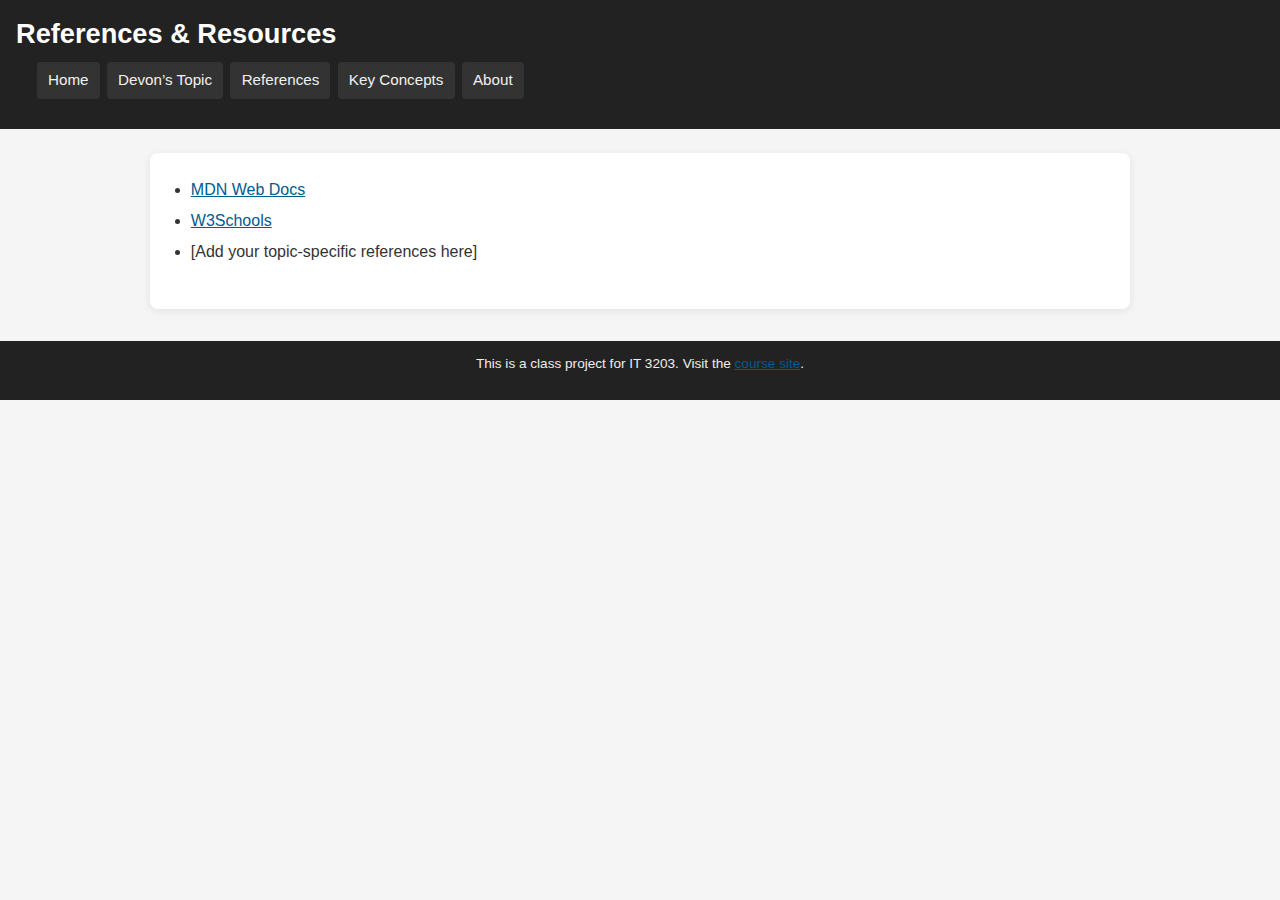
<file: references.html>
<!DOCTYPE html>
<html lang="en">
<head>
  <meta charset="UTF-8">
  <meta name="viewport" content="width=device-width, initial-scale=1.0">
  <title>References & Resources</title>
  <link rel="stylesheet" href="style.css">
</head>
<body>
  <header>
    <h1>References & Resources</h1>
    <nav>
      <ul class="menu">
        <li><a href="index.html">Home</a></li>
        <li><a href="topic-devon.html">Devon’s Topic</a></li>
        <li><a href="references.html">References</a></li>
        <li><a href="concepts.html">Key Concepts</a></li>
        <li><a href="about.html">About</a></li>
      </ul>
    </nav>
  </header>

  <main>
    <ul>
      <li><a href="https://developer.mozilla.org/">MDN Web Docs</a></li>
      <li><a href="https://www.w3schools.com/">W3Schools</a></li>
      <li>[Add your topic-specific references here]</li>
    </ul>
  </main>

  <footer>
    <p>This is a class project for IT 3203. Visit the <a href="https://ksuweb.github.io/IT3203/">course site</a>.</p>
  </footer>
</body>
</html>
</file>
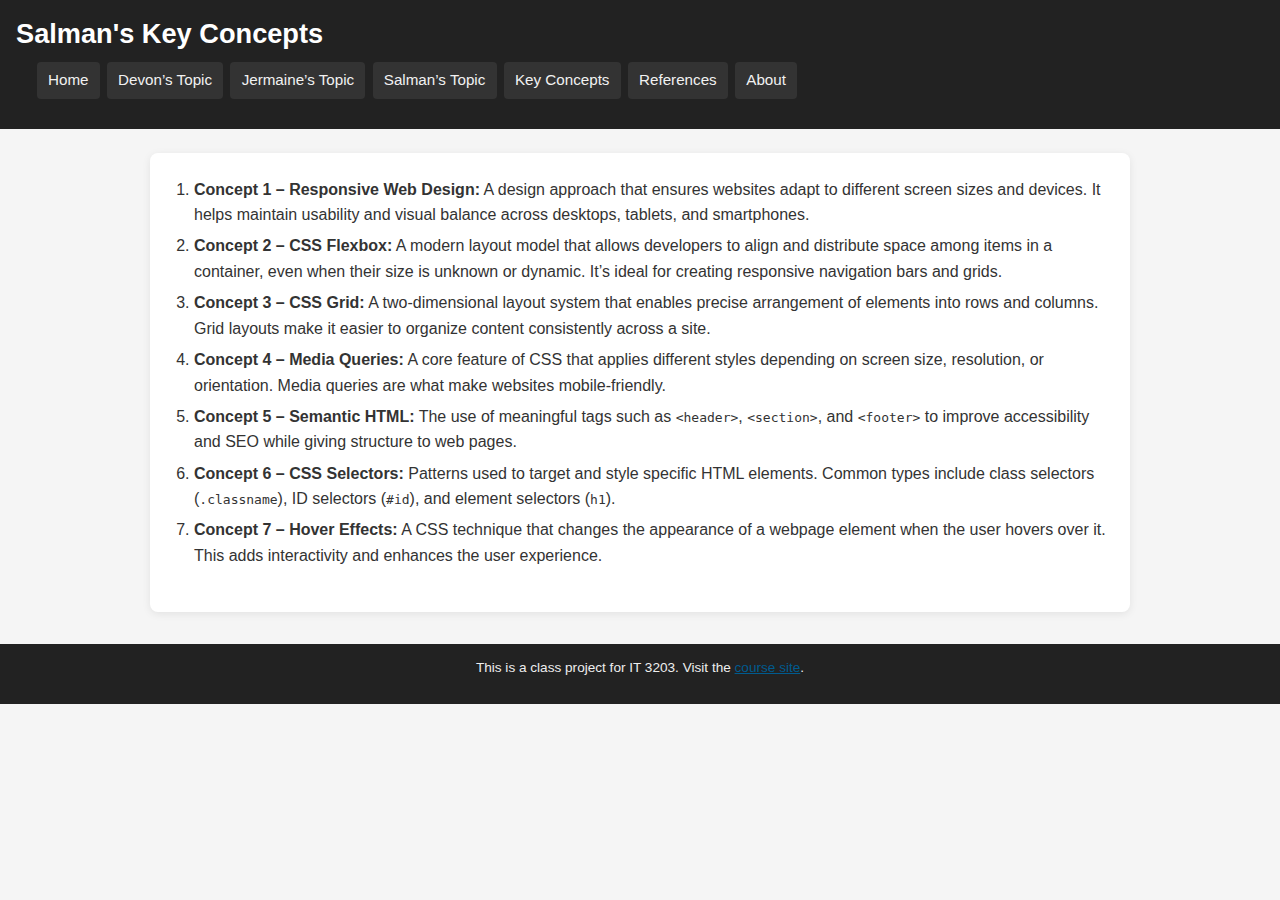
<file: Salmans-concepts.html>
<!DOCTYPE html>
<html lang="en">
<head>
  <meta charset="UTF-8">
  <meta name="viewport" content="width=device-width, initial-scale=1.0">
  <title>Salman's Key Concepts</title>
  <link rel="stylesheet" href="style.css">
</head>
<body>
  <header>
    <h1>Salman's Key Concepts</h1>
    <nav>
      <ul class="menu">
        <li><a href="index.html">Home</a></li>
        <li><a href="topic-devon.html">Devon’s Topic</a></li>
        <li><a href="topic-jermaine.html">Jermaine’s Topic</a></li>
        <li><a href="topic-salman.html">Salman’s Topic</a></li>
        <li><a href="concepts.html">Key Concepts</a></li>
        <li><a href="references.html">References</a></li>
        <li><a href="about.html">About</a></li>
      </ul>
    </nav>
  </header>

  <main>
    <ol>
      <li>
        <strong>Concept 1 – Responsive Web Design:</strong> 
        A design approach that ensures websites adapt to different screen sizes and devices. It helps maintain usability and visual balance across desktops, tablets, and smartphones.
      </li>

      <li>
        <strong>Concept 2 – CSS Flexbox:</strong> 
        A modern layout model that allows developers to align and distribute space among items in a container, even when their size is unknown or dynamic. It’s ideal for creating responsive navigation bars and grids.
      </li>

      <li>
        <strong>Concept 3 – CSS Grid:</strong> 
        A two-dimensional layout system that enables precise arrangement of elements into rows and columns. Grid layouts make it easier to organize content consistently across a site.
      </li>

      <li>
        <strong>Concept 4 – Media Queries:</strong> 
        A core feature of CSS that applies different styles depending on screen size, resolution, or orientation. Media queries are what make websites mobile-friendly.
      </li>

      <li>
        <strong>Concept 5 – Semantic HTML:</strong> 
        The use of meaningful tags such as <code>&lt;header&gt;</code>, <code>&lt;section&gt;</code>, and <code>&lt;footer&gt;</code> to improve accessibility and SEO while giving structure to web pages.
      </li>

      <li>
        <strong>Concept 6 – CSS Selectors:</strong> 
        Patterns used to target and style specific HTML elements. Common types include class selectors (<code>.classname</code>), ID selectors (<code>#id</code>), and element selectors (<code>h1</code>).
      </li>

      <li>
        <strong>Concept 7 – Hover Effects:</strong> 
        A CSS technique that changes the appearance of a webpage element when the user hovers over it. This adds interactivity and enhances the user experience.
      </li>
    </ol>
  </main>

  <footer>
    <p>This is a class project for IT 3203. Visit the <a href="https://ksuweb.github.io/IT3203/">course site</a>.</p>
  </footer>
</body>
</html>
</file>
<file: style.css>
/* ========== Global Reset & Base ========== */
* {
  box-sizing: border-box;
  margin: 0;
  padding: 0;
}

html {
  scroll-behavior: smooth;
}

body {
  font-family: Arial, sans-serif;
  line-height: 1.6;
  background: #f5f5f5;
  color: #333;
}

/* ========== Layout ========== */
header {
  background: #222;
  color: #fff;
  padding: 0.75rem 1rem;
}

header h1 {
  font-size: 1.7rem;
  margin-bottom: 0.4rem;
}

main {
  max-width: 980px;
  margin: 1.5rem auto 2rem;
  padding: 1.5rem 1.25rem 2rem;
  background: #ffffff;
  border-radius: 8px;
  box-shadow: 0 2px 8px rgba(0,0,0,0.08);
}

section {
  margin-bottom: 1.5rem;
}

h2 {
  font-size: 1.4rem;
  margin: 1rem 0 0.5rem;
}

h3 {
  font-size: 1.1rem;
  margin: 0.75rem 0 0.4rem;
}

p {
  margin-bottom: 0.75rem;
}

/* ========== Navigation ========== */

nav {
  margin-top: 0.4rem;
}

/* Hamburger button (for mobile) */
.menu-toggle {
  display: none;
  background: transparent;
  border: 1px solid #fff;
  color: #fff;
  padding: 0.25rem 0.6rem;
  border-radius: 4px;
  font-size: 0.9rem;
  cursor: pointer;
  margin-bottom: 0.5rem;
}

/* Menu list */
.menu {
  list-style: none;
  display: flex;
  flex-wrap: wrap;
  gap: 0.45rem;
}

.menu li a {
  display: block;
  padding: 0.4rem 0.7rem;
  text-decoration: none;
  border-radius: 4px;
  color: #f1f1f1;
  font-size: 0.95rem;
  background: #333;
  transition: background 0.2s ease, color 0.2s ease;
}

.menu li a:hover,
.menu li a:focus {
  background: #ffb703;
  color: #222;
}

.menu li a.active {
  background: #fb8500;
  color: #222;
}

/* ========== Lists & Links ========== */

ul {
  padding-left: 1.3rem;
  margin-bottom: 0.75rem;
}

ol {
  padding-left: 1.5rem;
  margin-bottom: 0.75rem;
}

li {
  margin-bottom: 0.35rem;
}

a {
  color: #005b8f;
}

a:hover {
  text-decoration: underline;
}

/* ========== Images & Tables (Responsive) ========== */

img {
  max-width: 100%;
  height: auto;
  display: block;
  margin: 0.8rem auto;
  border-radius: 4px;
}

/* Wrap tables to allow horizontal scroll on small screens */
.table-wrapper {
  width: 100%;
  overflow-x: auto;
  margin: 1rem 0;
}

/* Base table styling */
table {
  width: 100%;
  border-collapse: collapse;
  min-width: 480px;
  font-size: 0.95rem;
}

th,
td {
  border: 1px solid #ddd;
  padding: 0.5rem 0.6rem;
  text-align: left;
}

th {
  background: #f0f0f0;
  font-weight: 600;
}

caption {
  caption-side: top;
  font-weight: 600;
  margin-bottom: 0.4rem;
}

/* Optional helper class if you want to tag article tables */
.responsive-table {
  width: 100%;
}

/* ========== Cards / Info Boxes (optional, used in content) ========== */

.card {
  background: #fafafa;
  border-radius: 6px;
  padding: 1rem;
  border-left: 4px solid #0077b6;
  margin-bottom: 1rem;
}

/* ========== Forms & Quiz Controls ========== */

form {
  margin-top: 1rem;
}

input[type="text"],
input[type="email"],
select,
textarea {
  width: 100%;
  padding: 0.6rem 0.7rem;
  border-radius: 4px;
  border: 1px solid #ccc;
  font-size: 0.95rem;
  margin-bottom: 0.75rem;
}

input[type="text"]:focus,
input[type="email"]:focus,
select:focus,
textarea:focus {
  outline: none;
  border-color: #667eea;
  box-shadow: 0 0 0 2px rgba(102, 126, 234, 0.2);
}

input[type="radio"],
input[type="checkbox"] {
  margin-right: 0.35rem;
}

/* Quiz container */
.quiz-container {
  max-width: 720px;
  margin: 0 auto;
}

.quiz-form {
  margin-top: 1rem;
}

.quiz-question {
  margin-bottom: 1.25rem;
  padding-bottom: 0.75rem;
  border-bottom: 1px solid #eee;
}

.quiz-question h3 {
  margin-bottom: 0.5rem;
}

.quiz-options label {
  display: block;
  margin-bottom: 0.3rem;
}

/* Buttons */
button,
input[type="submit"] {
  display: inline-block;
  padding: 0.6rem 1.3rem;
  border-radius: 4px;
  border: none;
  cursor: pointer;
  font-weight: 600;
  font-size: 0.95rem;
  background: #0077b6;
  color: #fff;
  margin-top: 0.4rem;
  transition: background 0.2s ease, transform 0.1s ease;
}

button:hover,
input[type="submit"]:hover {
  background: #005b8f;
  transform: translateY(-1px);
}

/* Quiz result text */
#quiz-result {
  margin-top: 1rem;
  font-weight: 600;
}

/* ========== Footer ========== */

footer {
  background: #222;
  color: #eee;
  text-align: center;
  padding: 0.8rem 0.5rem;
  font-size: 0.85rem;
}

/* ========== MEDIA QUERIES ========== */

/* Small screens (phones) */
@media (max-width: 768px) {
  header {
    padding: 0.75rem 0.75rem;
  }

  header h1 {
    font-size: 1.3rem;
  }

  main {
    margin: 0;
    padding: 1rem 0.75rem 1.5rem;
    border-radius: 0;
    box-shadow: none;
  }

  .menu-toggle {
    display: inline-block;
  }

  .menu {
    display: none;
    flex-direction: column;
    width: 100%;
    margin-top: 0.4rem;
  }

  .menu.show {
    display: flex;
  }

  .menu li a {
    width: 100%;
    font-size: 0.95rem;
    padding: 0.55rem 0.7rem;
  }

  table {
    font-size: 0.9rem;
  }

  button,
  input[type="submit"] {
    width: 100%;
    text-align: center;
  }
}

/* Medium screens (tablets / small laptops) */
@media (min-width: 769px) and (max-width: 1200px) {
  main {
    max-width: 90%;
  }
}
/* Mobile Menu Toggle Button */
.menu-toggle {
  display: none;
  font-size: 24px;
  background: none;
  border: none;
  color: white;
  padding: 10px;
  cursor: pointer;
}

/* When menu is open on mobile */
.menu.show {
  display: flex !important;
}

/* Highlight active page */
.menu a.active {
  background: #444;
  border-radius: 5px;
}
</file>
